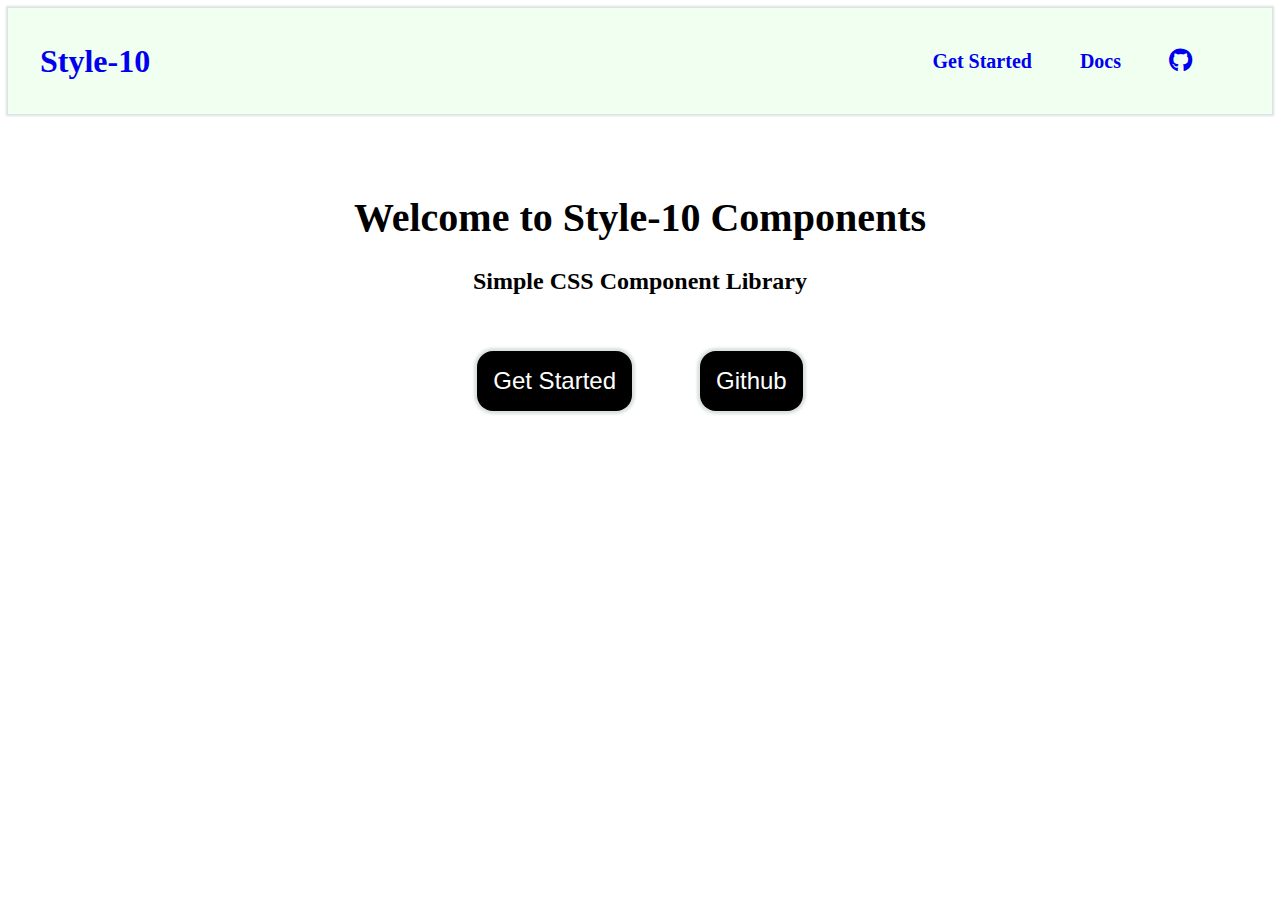
<file: index.html>
﻿<!DOCTYPE html>

<html lang="en" xmlns="http://www.w3.org/1999/xhtml">

<head>
    <meta charset="utf-8" />
    <meta name="viewport" content="width=device-width, initial-scale=1.0" />
    <meta http-equiv="X-UA-Compatible" content="IE=edge" />
    <!-- <script src="https://kit.fontawesome.com/c2fdf537fc.js"
            crossorigin="anonymous"></script> -->

    <link rel="stylesheet" href="https://cdnjs.cloudflare.com/ajax/libs/font-awesome/6.0.0/css/all.min.css" />
    <title>Style-10</title>

    <!-- custom stylesheet -->
    <link rel="stylesheet" href="css/main.css" />
</head>

<body>
    <header class="header m-auto py-0p5 pl-2">
        <div class="container-flex-row flex-sb">
            <a href="./index.html">
                <h2>Style-10</h2>
            </a>
            <div class="container-flex-row mr-3">
                <a href="./get_started/getStart.html" class="text-bold text-xs">Get Started</a>
                <a href="./Components/alert.html" class="text-bold text-xs ml-2">Docs</a>
                <a href="https://github.com/NandhiniKrishnamoorthy/component_Library" target="_blank"
                    class="text-s ml-2"><i class="fa-brands fa-github"></i></a>
            </div>
        </div>
    </header>
    <section class="text-center">
        <h1 class="mt-3">Welcome to Style-10 Components</h1>
        <h3>Simple CSS Component Library</h3>
        <div class="text-center">
            <a href="./get_started/getStart.html"><button class="button_main text-center">Get Started</button></a>
            <a href="https://github.com/NandhiniKrishnamoorthy/component_Library" target="_blank">
                <button class="button_main text-center">Github</button></a>
        </div>
    </section>
</body>

</html>
</file>
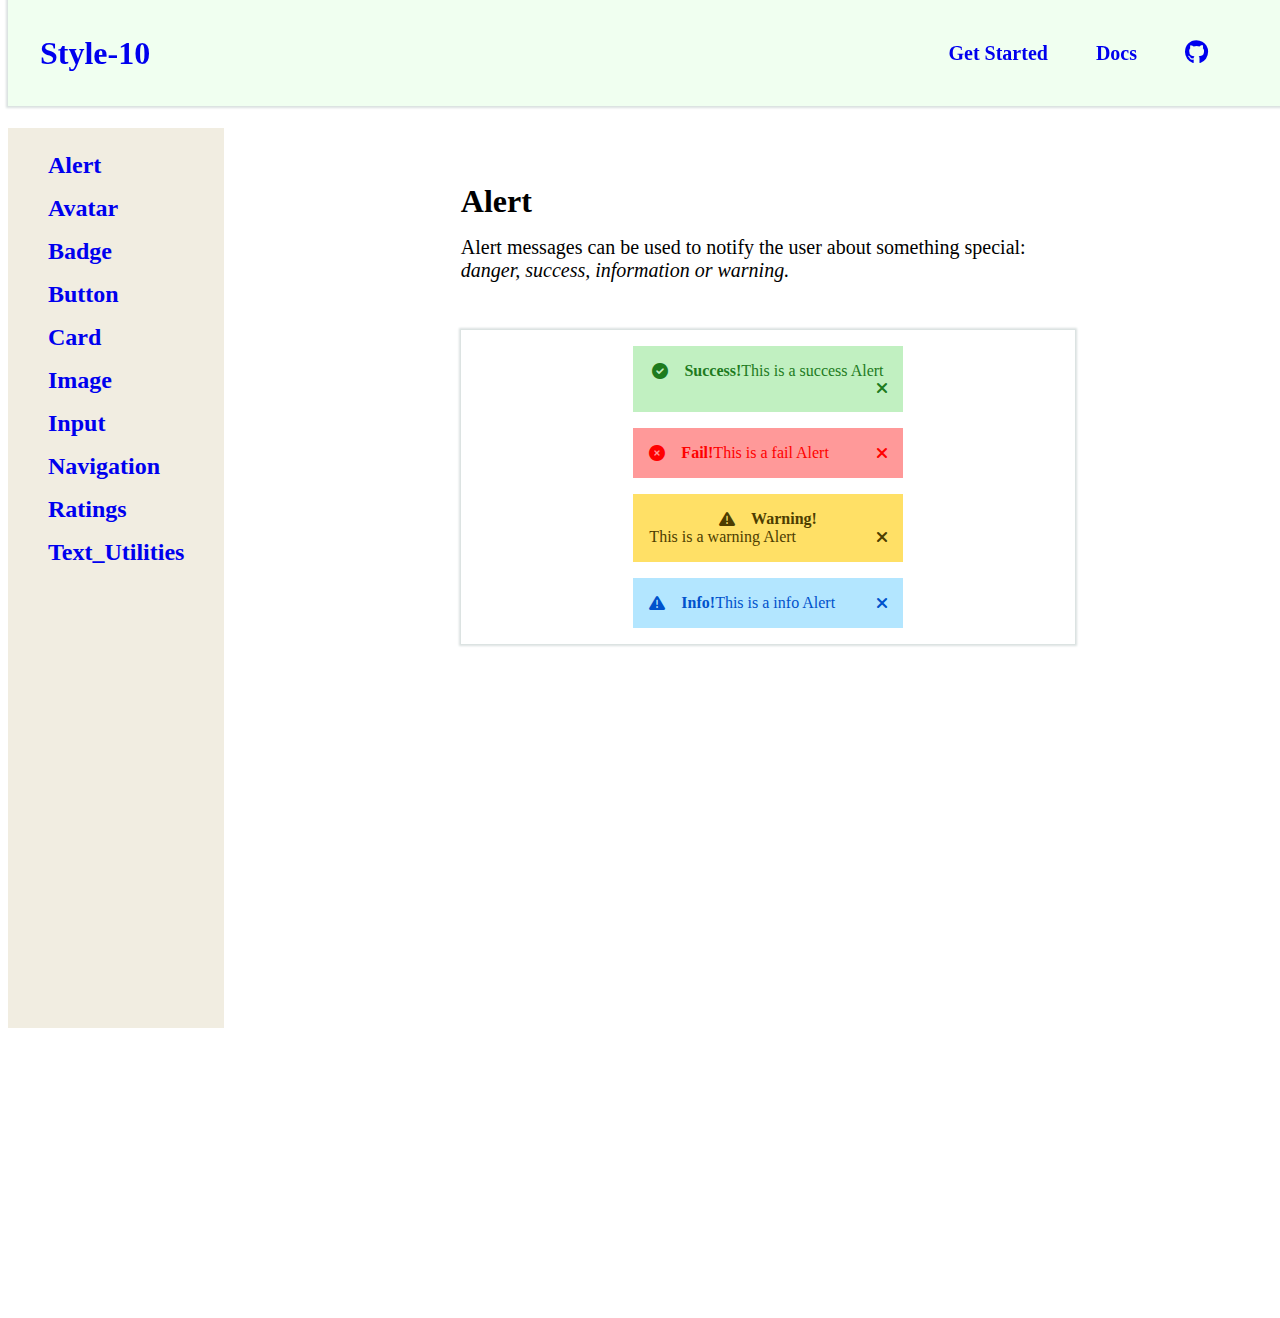
<file: Components/alert.html>
<!DOCTYPE html>

<html lang="en" xmlns="http://www.w3.org/1999/xhtml">

<head>
    <meta charset="utf-8" />
    <meta name="viewport" content="width=device-width, initial-scale=1.0" />
    <meta http-equiv="X-UA-Compatible" content="IE=edge" />

    <link rel="stylesheet" href="https://cdnjs.cloudflare.com/ajax/libs/font-awesome/6.0.0/css/all.min.css" />
    <title>Style-10-alert</title>

    <!-- custom stylesheet -->
    <link rel="stylesheet" href="../css/main.css" />
</head>

<body>
    <div>
        <header class="header m-auto py-0p5 pl-2 position_fixed">
            <div class="container-flex-row flex-sb">
                <a href="../index.html">
                    <h2>Style-10</h2>
                </a>
                <div class="container-flex-row mr-3">
                    <a href="../get_started/getStart.html" class="text-bold text-xs">Get Started</a>
                    <a href="../Components/alert.html" class="text-bold text-xs ml-2">Docs</a>
                    <a href="https://github.com/NandhiniKrishnamoorthy/component_Library" target="_blank"
                        class="text-s ml-2"><i class="fa-brands fa-github"></i></a>
                </div>
            </div>
        </header>
        <aside class="sidebar">
            <a href="../Components/alert.html" class="sidebar_component">Alert</a>
            <a href="../Components/avatar.html" class="sidebar_component">Avatar</a>
            <a href="../Components/badge.html" class="sidebar_component">Badge</a>
            <a href="../Components/button.html" class="sidebar_component">Button</a>
            <a href="../Components/card.html" class="sidebar_component">Card</a>
            <a href="../Components/image.html" class="sidebar_component">Image</a>
            <a href="../Components/input.html" class="sidebar_component">Input</a>
            <a href="../Components/navigation.html" class="sidebar_component">Navigation</a>
            <a href="../Components/ratings.html" class="sidebar_component">Ratings</a>
            <a href="../Components/text_utilities.html" class="sidebar_component">Text_Utilities</a>
        </aside>
        <section class="container">
            <h2 class="m-auto content-size mt-2">Alert</h2>
            <p class="m-auto mt-1 content-size text-xs">
                Alert messages can be used to notify the user about something special: <i>danger, success, information
                    or warning.</i>
            </p>
            <section class="m-auto mt-2 px-0p5 py-1 container-wrapper container-flex-col">
                <div class="px-1 py-1 alert-success container-flex-row">
                    <i class="mr-1 fas fa-check-circle"></i>
                    <strong>Success!</strong>This is a success Alert
                    <i class="ml-auto cursor-pointer fas fa-times"></i>
                </div>

                <div class="px-1 py-1 mt-1 alert-fail container-flex-row">
                    <i class="mr-1 fas fa-times-circle"></i>
                    <strong>Fail!</strong>This is a fail Alert
                    <i class="ml-auto cursor-pointer fas fa-times"></i>
                </div>

                <div class="px-1 py-1 mt-1 alert-warning container-flex-row">
                    <i class="mr-1 fas fa-exclamation-triangle"></i>
                    <strong>Warning!</strong>This is a warning Alert
                    <i class="ml-auto cursor-pointer fas fa-times"></i>
                </div>

                <div class="px-1 py-1 mt-1 alert-info container-flex-row">
                    <i class="mr-1 fas fa-exclamation-triangle"></i>
                    <strong>Info!</strong>This is a info Alert
                    <i class="ml-auto cursor-pointer fas fa-times"></i>
                </div>
            </section>

            <div class="docs text-center mt-2 container-flex-row">
                <iframe
                    src="https://carbon.now.sh/embed?bg=rgba%2817%2C22%2C25%2C1%29&t=seti&wt=none&l=auto&width=680&ds=true&dsyoff=20px&dsblur=68px&wc=true&wa=false&pv=0px&ph=0px&ln=false&fl=1&fm=Hack&fs=13px&lh=133%25&si=false&es=2x&wm=false&code=%2520%2520%2520%2520%253Cdiv%2520class%253D%2522px-1%2520py-1%2520alert-success%2520container-flex-row%2522%253E%250A%2520%2520%2520%2520%2520%2520%2520%2520%253Ci%2520class%253D%2522mr-1%2520fas%2520fa-check-circle%2522%253E%253C%252Fi%253E%250A%2520%2520%2520%2520%2520%2520%2520%2520%253Cstrong%253ESuccess%21%253C%252Fstrong%253EThis%2520is%2520a%2520success%2520Alert%250A%2520%2520%2520%2520%2520%2520%2520%2520%253Ci%2520class%253D%2522ml-auto%2520cursor-pointer%2520fas%2520fa-times%2522%253E%253C%252Fi%253E%250A%2520%2520%2520%2520%253C%252Fdiv%253E%250A%250A%2520%2520%2520%2520%253Cdiv%2520class%253D%2522px-1%2520py-1%2520mt-1%2520alert-fail%2520container-flex-row%2522%253E%250A%2520%2520%2520%2520%2520%2520%2520%2520%253Ci%2520class%253D%2522mr-1%2520fas%2520fa-times-circle%2522%253E%253C%252Fi%253E%250A%2520%2520%2520%2520%2520%2520%2520%2520%253Cstrong%253EFail%21%253C%252Fstrong%253EThis%2520is%2520a%2520fail%2520Alert%250A%2520%2520%2520%2520%2520%2520%2520%2520%253Ci%2520class%253D%2522ml-auto%2520cursor-pointer%2520fas%2520fa-times%2522%253E%253C%252Fi%253E%250A%2520%2520%2520%2520%253C%252Fdiv%253E%250A%250A%2520%2520%2520%2520%253Cdiv%2520class%253D%2522px-1%2520py-1%2520mt-1%2520alert-warning%2520container-flex-row%2522%253E%250A%2520%2520%2520%2520%2520%2520%2520%2520%253Ci%2520class%253D%2522mr-1%2520fas%2520fa-exclamation-triangle%2522%253E%253C%252Fi%253E%250A%2520%2520%2520%2520%2520%2520%2520%2520%253Cstrong%253EWarning%21%253C%252Fstrong%253EThis%2520is%2520a%2520warning%2520Alert%250A%2520%2520%2520%2520%2520%2520%2520%2520%253Ci%2520class%253D%2522ml-auto%2520cursor-pointer%2520fas%2520fa-times%2522%253E%253C%252Fi%253E%250A%2520%2520%2520%2520%253C%252Fdiv%253E%250A%250A%2520%2520%2520%2520%253Cdiv%2520class%253D%2522px-1%2520py-1%2520mt-1%2520alert-info%2520container-flex-row%2522%253E%250A%2520%2520%2520%2520%2520%2520%2520%2520%253Ci%2520class%253D%2522mr-1%2520fas%2520fa-exclamation-triangle%2522%253E%253C%252Fi%253E%250A%2520%2520%2520%2520%2520%2520%2520%2520%253Cstrong%253EInfo%21%253C%252Fstrong%253EThis%2520is%2520a%2520info%2520Alert%250A%2520%2520%2520%2520%2520%2520%2520%2520%253Ci%2520class%253D%2522ml-auto%2520cursor-pointer%2520fas%2520fa-times%2522%253E%253C%252Fi%253E%250A%2520%2520%2520%2520%253C%252Fdiv%253E"
                    style="width: 680px; height: 626px; border:0; transform: scale(1); overflow:hidden;"
                    sandbox="allow-scripts allow-same-origin">
                </iframe>
            </div>
        </section>
    </div>
</body>
</file>
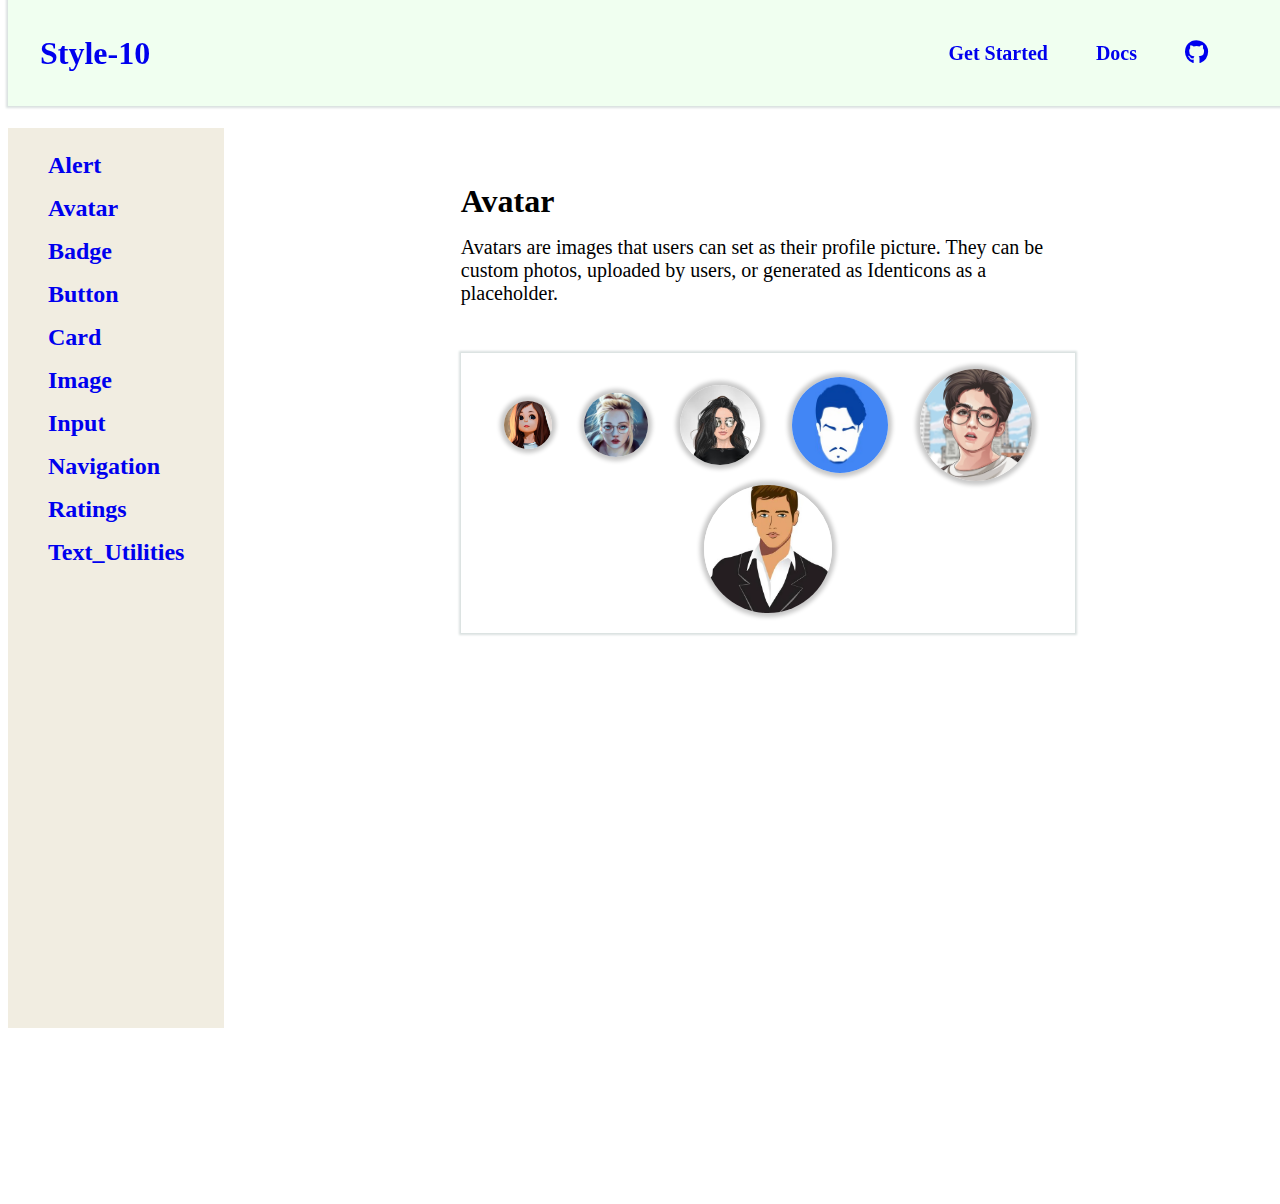
<file: Components/avatar.html>
<!DOCTYPE html>

<html lang="en" xmlns="http://www.w3.org/1999/xhtml">

<head>
    <meta charset="utf-8" />
    <meta name="viewport" content="width=device-width, initial-scale=1.0" />
    <meta http-equiv="X-UA-Compatible" content="IE=edge" />

    <link rel="stylesheet" href="https://cdnjs.cloudflare.com/ajax/libs/font-awesome/6.0.0/css/all.min.css" />
    <title>Style-10-avatar</title>

    <!-- custom stylesheet -->
    <link rel="stylesheet" href="../css/main.css" />
</head>

<body>
    <header class="header m-auto py-0p5 pl-2 position_fixed">
        <div class="container-flex-row flex-sb">
            <a href="../index.html">
                <h2>Style-10</h2>
            </a>
            <div class="container-flex-row mr-3">
                <a href="../get_started/getStart.html" class="text-bold text-xs">Get Started</a>
                <a href="../Components/alert.html" class="text-bold text-xs ml-2">Docs</a>
                <a href="https://github.com/NandhiniKrishnamoorthy/component_Library" target="_blank"
                    class="text-s ml-2"><i class="fa-brands fa-github"></i></a>
            </div>
        </div>
    </header>
    <aside class="sidebar">
        <a href="../Components/alert.html" class="sidebar_component">Alert</a>
        <a href="../Components/avatar.html" class="sidebar_component">Avatar</a>
        <a href="../Components/badge.html" class="sidebar_component">Badge</a>
        <a href="../Components/button.html" class="sidebar_component">Button</a>
        <a href="../Components/card.html" class="sidebar_component">Card</a>
        <a href="../Components/image.html" class="sidebar_component">Image</a>
        <a href="../Components/input.html" class="sidebar_component">Input</a>
        <a href="../Components/navigation.html" class="sidebar_component">Navigation</a>
        <a href="../Components/ratings.html" class="sidebar_component">Ratings</a>
        <a href="../Components/text_utilities.html" class="sidebar_component">Text_Utilities</a>
    </aside>
    <section class="container">
        <h2 class="m-auto content-size mt-2">Avatar</h2>
        <p class="m-auto mt-1 content-size text-xs">
            Avatars are images that users can set as their profile picture.
            They can be custom photos, uploaded by users, or generated as Identicons as a placeholder.
        </p>
        <section class="m-auto mt-2 px-0p5 py-1 container-wrapper">
            <div class="container-flex-row">
                <div class="px-1">
                    <img src="../images/avatar1.jpg" alt="avatar" class="avatar-xs  avatar-image">
                </div>
                <div class="px-1">
                    <img src="../images/avatar2.jpg" alt="avatar" class="avatar-s  avatar-image">
                </div>
                <div class="px-1">
                    <img src="../images/avatar3.jpg" alt="avatar" class="avatar-m avatar-image">
                </div>
                <div class="px-1">
                    <img src="../images/avatar4.jpeg" alt="avatar" class="avatar-l avatar-image">
                </div>
                <div class="px-1">
                    <img src="../images/avatar5.jpg" alt="avatar" class="avatar-xl avatar-image">
                </div>
                <div class="px-1">
                    <img src="../images/avatar6.jpg" alt="avatar" class="avatar-xxl avatar-image">
                </div>
            </div>
        </section>

        <div class="docs text-center mt-2 container-flex-row">
            <iframe
                src="https://carbon.now.sh/embed?bg=rgba%2817%2C22%2C25%2C1%29&t=seti&wt=none&l=auto&width=680&ds=true&dsyoff=20px&dsblur=68px&wc=true&wa=false&pv=0px&ph=0px&ln=false&fl=1&fm=Hack&fs=13px&lh=133%25&si=false&es=2x&wm=false&code=%2520%2520%2520%2520%2520%2520%253Cdiv%2520class%253D%2522container-flex-row%2522%253E%250A%2520%2520%2520%2520%2520%2520%2520%2520%2520%2520%253Cdiv%2520class%253D%2522px-1%2522%253E%250A%2520%2520%2520%2520%2520%2520%2520%2520%2520%2520%2520%2520%2520%2520%253Cimg%2520src%253D%2522..%252Fimages%252Favatar1.jpg%2522%2520alt%253D%2522avatar%2522%2520class%253D%2522avatar-xs%2520%2520%2509%2509%2509%2509%2509%2509avatar-image%2522%253E%250A%2520%2520%2520%2520%2520%2520%2520%2520%2520%2520%253C%252Fdiv%253E%250A%2520%2520%2520%2520%2520%2520%2520%2520%2520%2520%253Cdiv%2520class%253D%2522px-1%2522%253E%250A%2520%2520%2520%2520%2520%2520%2520%2520%2520%2520%2520%2520%2520%2520%253Cimg%2520src%253D%2522..%252Fimages%252Favatar2.jpg%2522%2520alt%253D%2522avatar%2522%2520class%253D%2522avatar-s%2520%2520%2509%2509%2509%2509%2509%2509%2509avatar-image%2522%253E%250A%2520%2520%2520%2520%2520%2520%2520%2520%2520%2520%253C%252Fdiv%253E%250A%2520%2520%2520%2520%2520%2520%2520%2520%2520%2520%253Cdiv%2520class%253D%2522px-1%2522%253E%250A%2520%2520%2520%2520%2520%2520%2520%2520%2520%2520%2520%2520%2520%2520%253Cimg%2520src%253D%2522..%252Fimages%252Favatar3.jpg%2522%2520alt%253D%2522avatar%2522%2520class%253D%2522avatar-m%2520%2509%2509%2509%2509%2509%2509%2509avatar-image%2522%253E%250A%2520%2520%2520%2520%2520%2520%2520%2520%2520%2520%253C%252Fdiv%253E%250A%2520%2520%2520%2520%2520%2520%2520%2520%2520%2520%253Cdiv%2520class%253D%2522px-1%2522%253E%250A%2520%2520%2520%2520%2520%2520%2520%2520%2520%2520%2520%2520%2520%2520%253Cimg%2520src%253D%2522..%252Fimages%252Favatar4.jpeg%2522%2520alt%253D%2522avatar%2522%2520class%253D%2522avatar-l%2520%2509%2509%2509%2509%2509%2509%2509avatar-image%2522%253E%250A%2520%2520%2520%2520%2520%2520%2520%2520%2520%2520%253C%252Fdiv%253E%250A%2520%2520%2520%2520%2520%2520%2520%2520%2520%2520%253Cdiv%2520class%253D%2522px-1%2522%253E%250A%2520%2520%2520%2520%2520%2520%2520%2520%2520%2520%2520%2520%2520%2520%253Cimg%2520src%253D%2522..%252Fimages%252Favatar5.jpg%2522%2520alt%253D%2522avatar%2522%2520class%253D%2522avatar-xl%2520%2509%2509%2509%2509%2509%2509%2509avatar-image%2522%253E%250A%2520%2520%2520%2520%2520%2520%2520%2520%2520%2520%253C%252Fdiv%253E%250A%2520%2520%2520%2520%2520%2520%2520%2520%2520%2520%253Cdiv%2520class%253D%2522px-1%2522%253E%250A%2520%2520%2520%2520%2520%2520%2520%2520%2520%2520%2520%2520%2520%2520%253Cimg%2520src%253D%2522..%252Fimages%252Favatar6.jpg%2522%2520alt%253D%2522avatar%2522%2520class%253D%2522avatar-%2509%2509%2509%2509%2509%2509xxl%2520avatar-image%2522%253E%250A%2520%2520%2520%2520%2520%2520%2520%2520%2520%2520%253C%252Fdiv%253E%250A%2520%2520%2520%2520%2520%2520%253C%252Fdiv%253E"
                style="width: 680px; height: 523px; border:0; transform: scale(1); overflow:hidden;"
                sandbox="allow-scripts allow-same-origin">
            </iframe>
        </div>
    </section>
</body>
</file>
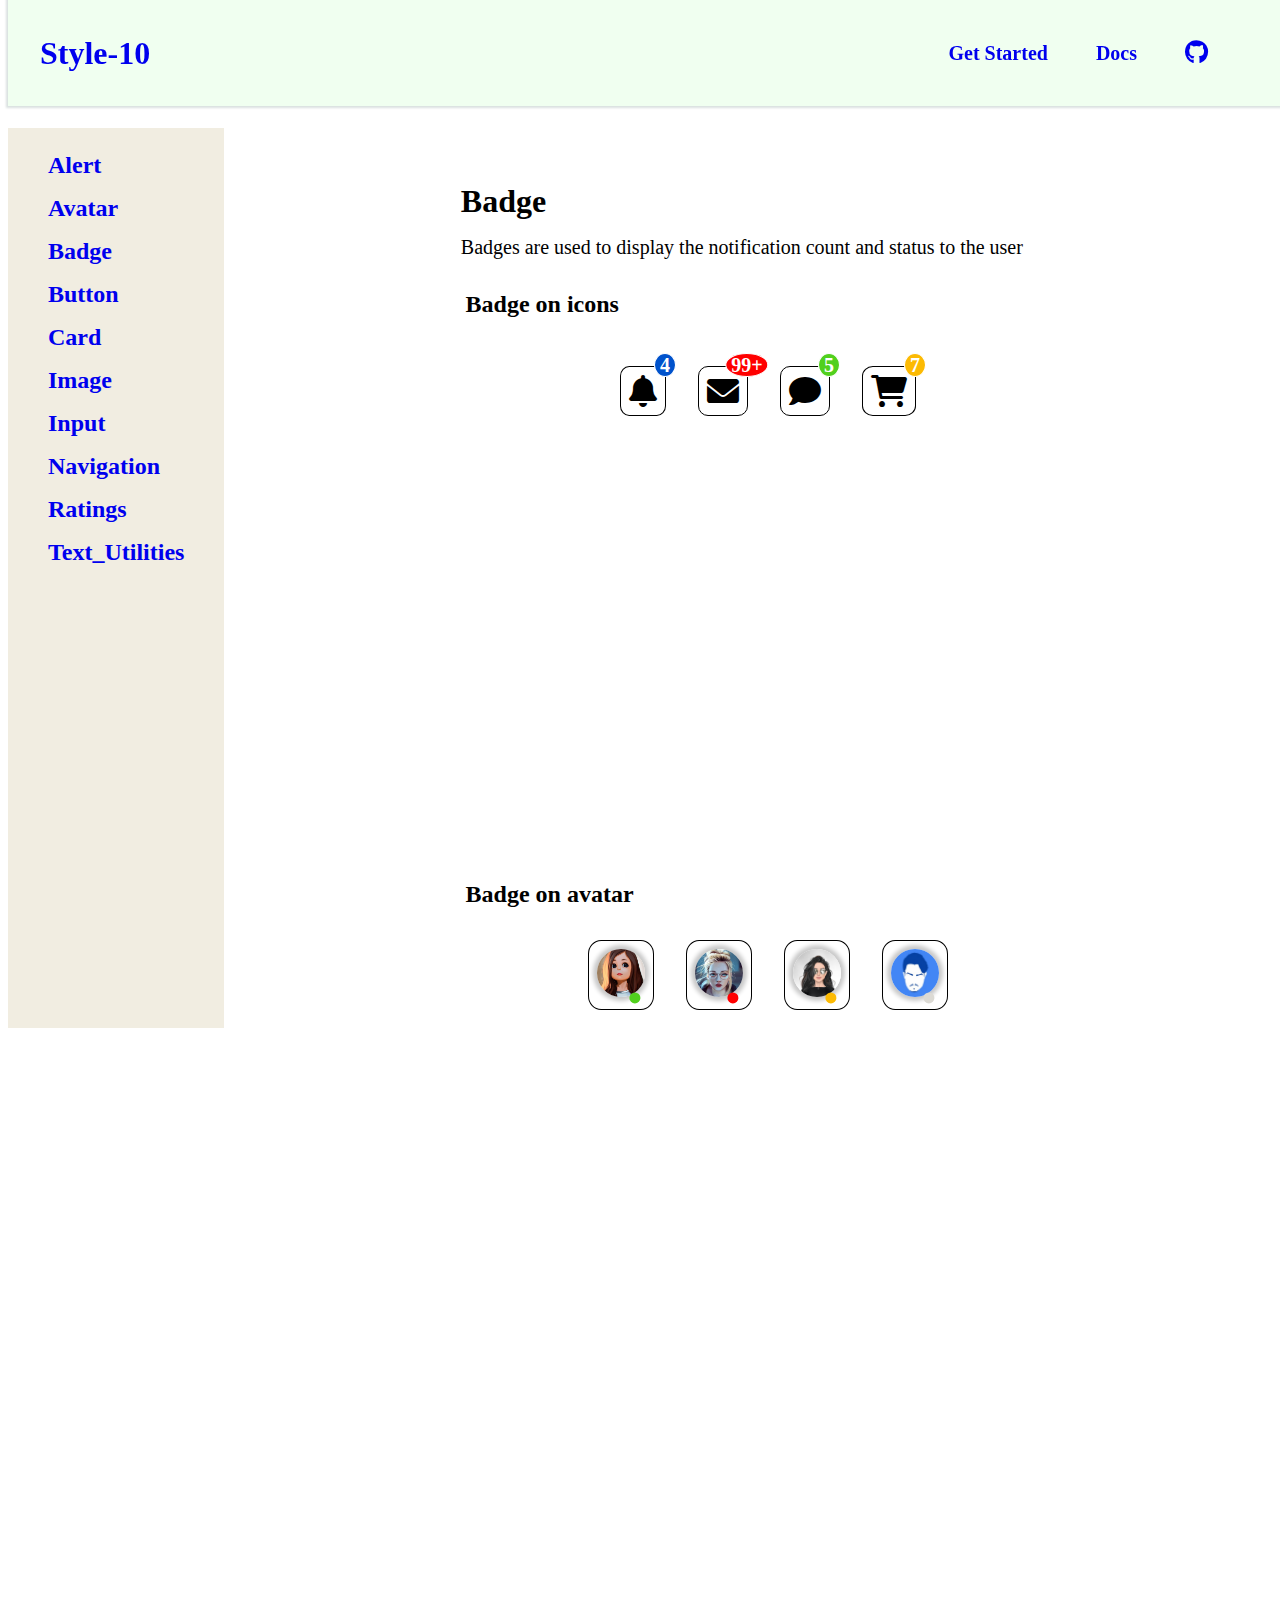
<file: Components/badge.html>
<!DOCTYPE html>

<html lang="en" xmlns="http://www.w3.org/1999/xhtml">

<head>
    <meta charset="utf-8" />
    <meta name="viewport" content="width=device-width, initial-scale=1.0" />
    <meta http-equiv="X-UA-Compatible" content="IE=edge" />

    <link rel="stylesheet" href="https://cdnjs.cloudflare.com/ajax/libs/font-awesome/6.0.0/css/all.min.css" />
    <title>Style-10-badge</title>

    <!-- custom stylesheet -->
    <link rel="stylesheet" href="../css/main.css" />
</head>

<body>
    <header class="header m-auto py-0p5 pl-2 position_fixed">
        <div class="container-flex-row flex-sb">
            <a href="../index.html">
                <h2>Style-10</h2>
            </a>
            <div class="container-flex-row mr-3">
                <a href="../get_started/getStart.html" class="text-bold text-xs">Get Started</a>
                <a href="../Components/alert.html" class="text-bold text-xs ml-2">Docs</a>
                <a href="https://github.com/NandhiniKrishnamoorthy/component_Library" target="_blank"
                    class="text-s ml-2"><i class="fa-brands fa-github"></i></a>
            </div>
        </div>
    </header>
    <aside class="sidebar">
        <a href="../Components/alert.html" class="sidebar_component">Alert</a>
        <a href="../Components/avatar.html" class="sidebar_component">Avatar</a>
        <a href="../Components/badge.html" class="sidebar_component">Badge</a>
        <a href="../Components/button.html" class="sidebar_component">Button</a>
        <a href="../Components/card.html" class="sidebar_component">Card</a>
        <a href="../Components/image.html" class="sidebar_component">Image</a>
        <a href="../Components/input.html" class="sidebar_component">Input</a>
        <a href="../Components/navigation.html" class="sidebar_component">Navigation</a>
        <a href="../Components/ratings.html" class="sidebar_component">Ratings</a>
        <a href="../Components/text_utilities.html" class="sidebar_component">Text_Utilities</a>
    </aside>
    <section class="container">
        <h2 class="m-auto content-size mt-2">Badge</h2>
        <p class="m-auto mt-1 content-size text-xs">
            Badges are used to display the notification count and status to the user
        </p>
        <section class="m-auto mt-1 px-0p5 py-1">
            <h3 class="m-auto mb-2 content-size">Badge on icons</h3>
            <div class="container-flex-row">
                <div class="px-1p5 badge-element">
                    <i class="fas fa-bell fa-2x" aria-hidden="true"></i>
                    <span class="badge-icon">4</span>
                </div>
                <div class="px-1p5 badge-element">
                    <i class="fa-solid fa fa-envelope fa-2x"></i>
                    <span class="badge-icon badge-red">99+</span>
                </div>
                <div class="px-1p5 badge-element">
                    <i class="fa-solid fa fa-comment fa-2x"></i>
                    <span class="badge-icon badge-green">5</span>
                </div>
                <div class="px-1p5 badge-element">
                    <i class="fas fa-shopping-cart fa-2x"></i>
                    <span class="badge-icon badge-yellow">7</span>
                </div>
            </div>

            <div class="docs text-center mt-2 container-flex-row">
                <iframe
                    src="https://carbon.now.sh/embed?bg=rgba%2817%2C22%2C25%2C1%29&t=seti&wt=none&l=auto&width=680&ds=true&dsyoff=20px&dsblur=68px&wc=true&wa=false&pv=0px&ph=0px&ln=false&fl=1&fm=Hack&fs=13px&lh=133%25&si=false&es=2x&wm=false&code=%2520%2520%2520%2509%2509%253Cdiv%2520class%253D%2522container-flex-row%2522%253E%250A%2520%2520%2520%2520%2520%2520%2520%2520%2520%2520%2520%2520%2520%2520%2520%2520%253Cdiv%2520class%253D%2522px-1p5%2520badge-element%2522%253E%250A%2520%2520%2520%2520%2520%2520%2520%2520%2520%2520%2520%2520%2520%2520%2520%2520%2520%2520%2520%2520%253Ci%2520class%253D%2522fas%2520fa-bell%2520fa-2x%2522%2520aria-hidden%253D%2522true%2522%253E%253C%252Fi%253E%250A%2520%2520%2520%2520%2520%2520%2520%2520%2520%2520%2520%2520%2520%2520%2520%2520%2520%2520%2520%2520%253Cspan%2520class%253D%2522badge-icon%2522%253E4%253C%252Fspan%253E%250A%2520%2520%2520%2520%2520%2520%2520%2520%2520%2520%2520%2520%2520%2520%2520%2520%253C%252Fdiv%253E%250A%2520%2520%2520%2520%2520%2520%2520%2520%2520%2520%2520%2520%2520%2520%2520%2520%253Cdiv%2520class%253D%2522px-1p5%2520badge-element%2522%253E%250A%2520%2520%2520%2520%2520%2520%2520%2520%2520%2520%2520%2520%2520%2520%2520%2520%2520%2520%2520%2520%253Ci%2520class%253D%2522fa-solid%2520fa%2520fa-envelope%2520fa-2x%2522%253E%253C%252Fi%253E%250A%2520%2520%2520%2520%2520%2520%2520%2520%2520%2520%2520%2520%2520%2520%2520%2520%2520%2520%2520%2520%253Cspan%2520class%253D%2522badge-icon%2520badge-red%2522%253E99%252B%253C%252Fspan%253E%250A%2520%2520%2520%2520%2520%2520%2520%2520%2520%2520%2520%2520%2520%2520%2520%2520%253C%252Fdiv%253E%250A%2520%2520%2520%2520%2520%2520%2520%2520%2520%2520%2520%2520%2520%2520%2520%2520%253Cdiv%2520class%253D%2522px-1p5%2520badge-element%2522%253E%250A%2520%2520%2520%2520%2520%2520%2520%2520%2520%2520%2520%2520%2520%2520%2520%2520%2520%2520%2520%2520%253Ci%2520class%253D%2522fa-solid%2520fa%2520fa-comment%2520fa-2x%2522%253E%253C%252Fi%253E%250A%2520%2520%2520%2520%2520%2520%2520%2520%2520%2520%2520%2520%2520%2520%2520%2520%2520%2520%2520%2520%253Cspan%2520class%253D%2522badge-icon%2520badge-green%2522%253E5%253C%252Fspan%253E%250A%2520%2520%2520%2520%2520%2520%2520%2520%2520%2520%2520%2520%2520%2520%2520%2520%253C%252Fdiv%253E%250A%2520%2520%2520%2520%2520%2520%2520%2520%2520%2520%2520%2520%2520%2520%2520%2520%253Cdiv%2520class%253D%2522px-1p5%2520badge-element%2522%253E%250A%2520%2520%2520%2520%2520%2520%2520%2520%2520%2520%2520%2520%2520%2520%2520%2520%2520%2520%2520%2520%253Ci%2520class%253D%2522fas%2520fa-shopping-cart%2520fa-2x%2522%253E%253C%252Fi%253E%250A%2520%2520%2520%2520%2520%2520%2520%2520%2520%2520%2520%2520%2520%2520%2520%2520%2520%2520%2520%2520%253Cspan%2520class%253D%2522badge-icon%2520badge-yellow%2522%253E7%253C%252Fspan%253E%250A%2520%2520%2520%2520%2520%2520%2520%2520%2520%2520%2520%2520%2520%2520%2520%2520%253C%252Fdiv%253E%250A%2520%2520%2520%2520%2520%2520%2520%2520%2520%253C%252Fdiv%253E"
                    style="width: 680px; height: 385px; border:0; transform: scale(1); overflow:hidden;"
                    sandbox="allow-scripts allow-same-origin">
                </iframe>
            </div>


            <h3 class="m-auto my-2 content-size">Badge on avatar</h3>
            <div class="container-flex-row">
                <div class="px-1p5  badge-element">
                    <img src="../images/avatar1.jpg" alt="avatar" class="avatar-xs  avatar-image">
                    <span class="badge-avatar badge-green-avatar"></span>
                    <p class="badge_description">Available</p>
                </div>
                <div class="px-1p5 badge-element">
                    <img src="../images/avatar2.jpg" alt="avatar" class="avatar-xs  avatar-image">
                    <span class="badge-avatar badge-red-avatar"></span>
                    <p class="badge_description">Do Not Disturb</p>
                </div>
                <div class="px-1p5 badge-element">
                    <img src="../images/avatar3.jpg" alt="avatar" class="avatar-xs  avatar-image">
                    <span class="badge-avatar badge-yellow-avatar"></span>
                    <p class="badge_description">Away</p>
                </div>
                <div class="px-1p5 badge-element">
                    <img src="../images/avatar4.jpeg" alt="avatar" class="avatar-xs  avatar-image">
                    <span class="badge-avatar badge-grey-avatar"></span>
                    <p class="badge_description">offline</p>
                </div>
            </div>
        </section>

        <div class="docs text-center mt-2 container-flex-row">
            <iframe
                src="https://carbon.now.sh/embed?bg=rgba%2817%2C22%2C25%2C1%29&t=seti&wt=none&l=auto&width=680&ds=true&dsyoff=20px&dsblur=68px&wc=true&wa=false&pv=0px&ph=0px&ln=false&fl=1&fm=Hack&fs=13px&lh=133%25&si=false&es=2x&wm=false&code=%2520%2520%2520%2520%253Cdiv%2520class%253D%2522container-flex-row%2522%253E%250A%2520%2520%2520%2520%2520%2520%2520%2520%253Cdiv%2520class%253D%2522px-1p5%2520%2520badge-element%2522%253E%250A%2520%2520%2520%2520%2520%2520%2520%2520%2520%2520%2520%2520%253Cimg%2520src%253D%2522..%252Fimages%252Favatar1.jpg%2522%2520alt%253D%2522avatar%2522%2520class%253D%2522avatar-xs%2520%2520%2509%2509%2509%2509%2509%2509avatar-image%2522%253E%250A%2520%2520%2520%2520%2520%2520%2520%2520%2520%2520%2520%2520%253Cspan%2520class%253D%2522badge-avatar%2520badge-green-avatar%2522%253E%253C%252Fspan%253E%250A%2520%2520%2520%2520%2520%2520%2520%2520%2520%2520%2520%2520%253Cp%2520class%253D%2522badge_description%2522%253EAvailable%253C%252Fp%253E%250A%2520%2520%2520%2520%2520%2520%2520%2520%253C%252Fdiv%253E%250A%2520%2520%2520%2520%2520%2520%2520%2520%253Cdiv%2520class%253D%2522px-1p5%2520badge-element%2522%253E%250A%2520%2520%2520%2520%2520%2520%2520%2520%2520%2520%2520%2520%253Cimg%2520src%253D%2522..%252Fimages%252Favatar2.jpg%2522%2520alt%253D%2522avatar%2522%2520class%253D%2522avatar-xs%2520%2520%2509%2509%2509%2509%2509%2509%2509avatar-image%2522%253E%250A%2520%2520%2520%2520%2520%2520%2520%2520%2520%2520%2520%2520%253Cspan%2520class%253D%2522badge-avatar%2520badge-red-avatar%2522%253E%253C%252Fspan%253E%250A%2520%2520%2520%2520%2520%2520%2520%2520%2520%2520%2520%2520%253Cp%2520class%253D%2522badge_description%2522%253EDo%2520Not%2520Disturb%253C%252Fp%253E%250A%2520%2520%2520%2520%2520%2520%2520%2520%253C%252Fdiv%253E%250A%2520%2520%2520%2520%2520%2520%2520%2520%253Cdiv%2520class%253D%2522px-1p5%2520badge-element%2522%253E%250A%2520%2520%2520%2520%2520%2520%2520%2520%2520%2520%2520%2520%253Cimg%2520src%253D%2522..%252Fimages%252Favatar3.jpg%2522%2520alt%253D%2522avatar%2522%2520class%253D%2522avatar-xs%2520%2520%2509%2509%2509%2509%2509%2509%2509avatar-image%2522%253E%250A%2520%2520%2520%2520%2520%2520%2520%2520%2520%2520%2520%2520%253Cspan%2520class%253D%2522badge-avatar%2520badge-yellow-avatar%2522%253E%253C%252Fspan%253E%250A%2520%2520%2520%2520%2520%2520%2520%2520%2520%2520%2520%2520%253Cp%2520class%253D%2522badge_description%2522%253EAway%253C%252Fp%253E%250A%2520%2520%2520%2520%2520%2520%2520%2520%253C%252Fdiv%253E%250A%2520%2520%2520%2520%2520%2520%2520%2520%253Cdiv%2520class%253D%2522px-1p5%2520badge-element%2522%253E%250A%2520%2520%2520%2520%2520%2520%2520%2520%2520%2520%2520%2520%253Cimg%2520src%253D%2522..%252Fimages%252Favatar4.jpeg%2522%2520alt%253D%2522avatar%2522%2520class%253D%2522avatar-%2509%2509%2509%2509%2509%2509%2509xs%2520%2520avatar-image%2522%253E%250A%2520%2520%2520%2520%2520%2520%2520%2520%2520%2520%2520%2520%253Cspan%2520class%253D%2522badge-avatar%2520badge-grey-avatar%2522%253E%253C%252Fspan%253E%250A%2520%2520%2520%2520%2520%2520%2520%2520%2520%2520%2520%2520%253Cp%2520class%253D%2522badge_description%2522%253Eoffline%253C%252Fp%253E%250A%2520%2520%2520%2520%2520%2520%2520%2520%253C%252Fdiv%253E%250A%2520%2520%2520%2520%253C%252Fdiv%253E"
                style="width: 680px; height: 523px; border:0; transform: scale(1); overflow:hidden;"
                sandbox="allow-scripts allow-same-origin">
            </iframe>
        </div>
    </section>
</body>
</file>
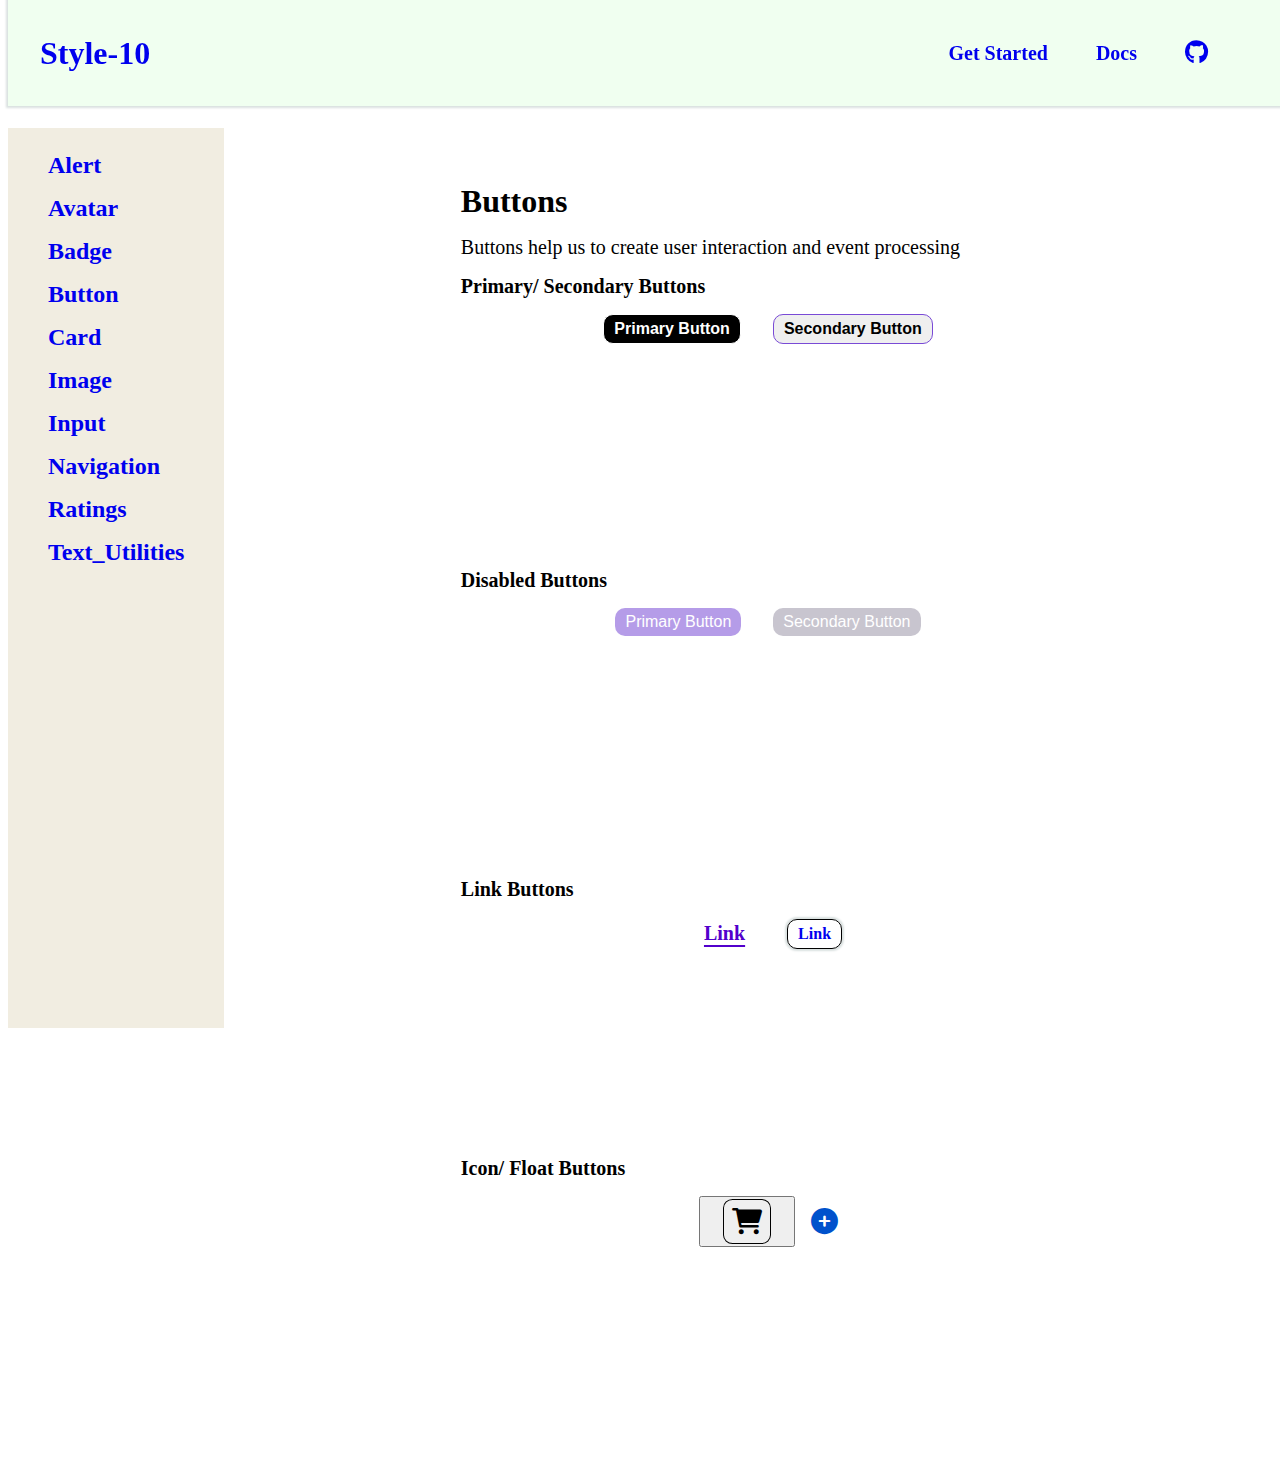
<file: Components/button.html>
<!DOCTYPE html>

<html lang="en" xmlns="http://www.w3.org/1999/xhtml">

<head>
    <meta charset="utf-8" />
    <meta name="viewport" content="width=device-width, initial-scale=1.0" />
    <meta http-equiv="X-UA-Compatible" content="IE=edge" />

    <link rel="stylesheet" href="https://cdnjs.cloudflare.com/ajax/libs/font-awesome/6.0.0/css/all.min.css" />
    <title>Style-10-button</title>

    <!-- custom stylesheet -->
    <link rel="stylesheet" href="../css/main.css" />
</head>

<body>
    <header class="header m-auto py-0p5 pl-2 position_fixed">
        <div class="container-flex-row flex-sb">
            <a href="../index.html">
                <h2>Style-10</h2>
            </a>
            <div class="container-flex-row mr-3">
                <a href="../get_started/getStart.html" class="text-bold text-xs">Get Started</a>
                <a href="../Components/alert.html" class="text-bold text-xs ml-2">Docs</a>
                <a href="https://github.com/NandhiniKrishnamoorthy/component_Library" target="_blank"
                    class="text-s ml-2"><i class="fa-brands fa-github"></i></a>
            </div>
        </div>
    </header>
    <aside class="sidebar">
        <a href="../Components/alert.html" class="sidebar_component">Alert</a>
        <a href="../Components/avatar.html" class="sidebar_component">Avatar</a>
        <a href="../Components/badge.html" class="sidebar_component">Badge</a>
        <a href="../Components/button.html" class="sidebar_component">Button</a>
        <a href="../Components/card.html" class="sidebar_component">Card</a>
        <a href="../Components/image.html" class="sidebar_component">Image</a>
        <a href="../Components/input.html" class="sidebar_component">Input</a>
        <a href="../Components/navigation.html" class="sidebar_component">Navigation</a>
        <a href="../Components/ratings.html" class="sidebar_component">Ratings</a>
        <a href="../Components/text_utilities.html" class="sidebar_component">Text_Utilities</a>
    </aside>
    <section class="container">
        <h2 class="m-auto content-size mt-2">Buttons</h2>
        <p class="m-auto mt-1 content-size text-xs">
            Buttons help us to create user interaction and event processing
        </p>
        <h4 class="m-auto my-1 content-size">Primary/ Secondary Buttons</h4>
        <div class="container-flex-row mb-1">
            <button class="primary-button button-main">Primary Button</button>
            <button class="secondary-button button-main">Secondary Button</button>
        </div>

        <div class="docs text-center mt-2 container-flex-row">
            <iframe
                src="https://carbon.now.sh/embed?bg=rgba%2817%2C22%2C25%2C1%29&t=seti&wt=none&l=auto&width=680&ds=true&dsyoff=20px&dsblur=68px&wc=true&wa=false&pv=0px&ph=0px&ln=false&fl=1&fm=Hack&fs=13px&lh=133%25&si=false&es=2x&wm=false&code=%2520%2520%2520%2509%2509%253Cdiv%2520class%253D%2522container-flex-row%2520mb-1%2522%253E%250A%2520%2520%2520%2520%2520%2520%2520%2520%2520%2520%2520%2520%2520%2520%2520%2520%253Cbutton%2520class%253D%2522primary-button%2520button-main%2522%253EPrimary%2520Button%253C%252Fbutton%253E%250A%2520%2520%2520%2520%2520%2520%2520%2520%2520%2520%2520%2520%2520%2520%2520%2520%253Cbutton%2520class%253D%2522secondary-button%2520button-main%2522%253ESecondary%2520%2509%2509%2509%2509%2509%2509%2509%2509%2509Button%253C%252Fbutton%253E%250A%2520%2520%2520%2520%2520%2520%2520%2520%253C%252Fdiv%253E"
                style="width: 680px; height: 161px; border:0; transform: scale(1); overflow:hidden;"
                sandbox="allow-scripts allow-same-origin">
            </iframe>
        </div>

        <h4 class="m-auto my-1 content-size">Disabled Buttons</h4>
        <div class="container-flex-row mb-1">
            <button class="primary-button-disabled button-main">Primary Button</button>
            <button class="secondary-button-disabled button-main">Secondary Button</button>
        </div>

        <div class="docs text-center mt-2 container-flex-row">
            <iframe
                src="https://carbon.now.sh/embed?bg=rgba%2817%2C22%2C25%2C1%29&t=seti&wt=none&l=auto&width=680&ds=true&dsyoff=20px&dsblur=68px&wc=true&wa=false&pv=0px&ph=0px&ln=false&fl=1&fm=Hack&fs=13px&lh=133%25&si=false&es=2x&wm=false&code=%2520%2520%2520%2509%2509%253Cdiv%2520class%253D%2522container-flex-row%2520mb-1%2522%253E%250A%2520%2520%2520%2520%2520%2520%2520%2520%2520%2520%2520%2520%2520%2520%2520%2520%253Cbutton%2520class%253D%2522primary-button-disabled%2520button-main%2522%253EPrimary%2520%2509%2509%2509%2509%2509%2509%2509Button%253C%252Fbutton%253E%250A%2520%2520%2520%2520%2520%2520%2520%2520%2520%2520%2520%2520%2520%2520%2520%2520%253Cbutton%2520class%253D%2522secondary-button-disabled%2520button-main%2522%253ESecondary%2520%2509%2509%2509%2509%2509%2509Button%253C%252Fbutton%253E%250A%2520%2520%2520%2520%2520%2520%2520%2520%253C%252Fdiv%253E"
                style="width: 680px; height: 178px; border:0; transform: scale(1); overflow:hidden;"
                sandbox="allow-scripts allow-same-origin">
            </iframe>
        </div>

        <h4 class="m-auto my-1 content-size">Link Buttons</h4>
        <div class="container-flex-row">
            <a href="#" class="button-link button-main">Link</a>
            <a href="#" class="secondary-link-button button-main">Link</a>
        </div>

        <div class="docs text-center mt-2 container-flex-row">
            <iframe
                src="https://carbon.now.sh/embed?bg=rgba%2817%2C22%2C25%2C1%29&t=seti&wt=none&l=auto&width=680&ds=true&dsyoff=20px&dsblur=68px&wc=true&wa=false&pv=0px&ph=0px&ln=false&fl=1&fm=Hack&fs=13px&lh=133%25&si=false&es=2x&wm=false&code=%2520%2520%2520%2509%2509%2509%253Cdiv%2520class%253D%2522container-flex-row%2522%253E%250A%2520%2520%2520%2520%2520%2520%2520%2520%2520%2520%2520%2520%2520%2520%2520%2520%253Ca%2520href%253D%2522%2523%2522%2520class%253D%2522button-link%2520button-main%2522%253ELink%253C%252Fa%253E%250A%2520%2520%2520%2520%2520%2520%2520%2520%2520%2520%2520%2520%2520%2520%2520%2520%253Ca%2520href%253D%2522%2523%2522%2520class%253D%2522secondary-link-button%2520button-main%2522%253ELink%253C%252Fa%253E%250A%2520%2520%2520%2520%2520%2520%2520%2520%2520%2520%2520%2520%253C%252Fdiv%253E"
                style="width: 680px; height: 143px; border:0; transform: scale(1); overflow:hidden;"
                sandbox="allow-scripts allow-same-origin">
            </iframe>
        </div>

        <h4 class="m-auto my-1 content-size">Icon/ Float Buttons</h4>
        <div class="container-flex-row">
            <button><i class="fas fa-shopping-cart fa-2x badge-element cursor-pointer"></i></button>
            <button class="float-button"><i class="fas fa-plus-circle fa-2x"></i></button>
        </div>

        <div class="docs text-center mt-2 container-flex-row">
            <iframe
                src="https://carbon.now.sh/embed?bg=rgba%2817%2C22%2C25%2C1%29&t=seti&wt=none&l=auto&width=680&ds=true&dsyoff=20px&dsblur=68px&wc=true&wa=false&pv=0px&ph=0px&ln=false&fl=1&fm=Hack&fs=13px&lh=133%25&si=false&es=2x&wm=false&code=%2520%2520%2520%2509%2509%2509%253Cdiv%2520class%253D%2522container-flex-row%2522%253E%250A%2520%2520%2520%2520%2520%2520%2520%2520%2520%2520%2520%2520%2520%2520%2520%2520%253Cbutton%253E%253Ci%2520class%253D%2522fas%2520fa-shopping-cart%2520fa-m%2520badge-element%2520cursor-%2509%2509%2509%2509%2509%2509pointer%2522%253E%253C%252Fi%253E%253C%252Fbutton%253E%250A%2520%2520%2520%2520%2520%2520%2520%2520%2520%2520%2520%2520%2520%2520%2520%2520%253Cbutton%2520class%253D%2522float-button%2522%253E%253Ci%2520class%253D%2522fas%2520fa-plus-circle%2520fa-2x%2522%253E%2509%2509%2509%2509%2509%253C%252Fi%253E%253C%252Fbutton%253E%250A%2520%2520%2520%2520%2520%2520%2520%2520%2520%2520%2520%2520%253C%252Fdiv%253E"
                style="width: 680px; height: 178px; border:0; transform: scale(1); overflow:hidden;"
                sandbox="allow-scripts allow-same-origin">
            </iframe>
        </div>

    </section>
</body>
</file>
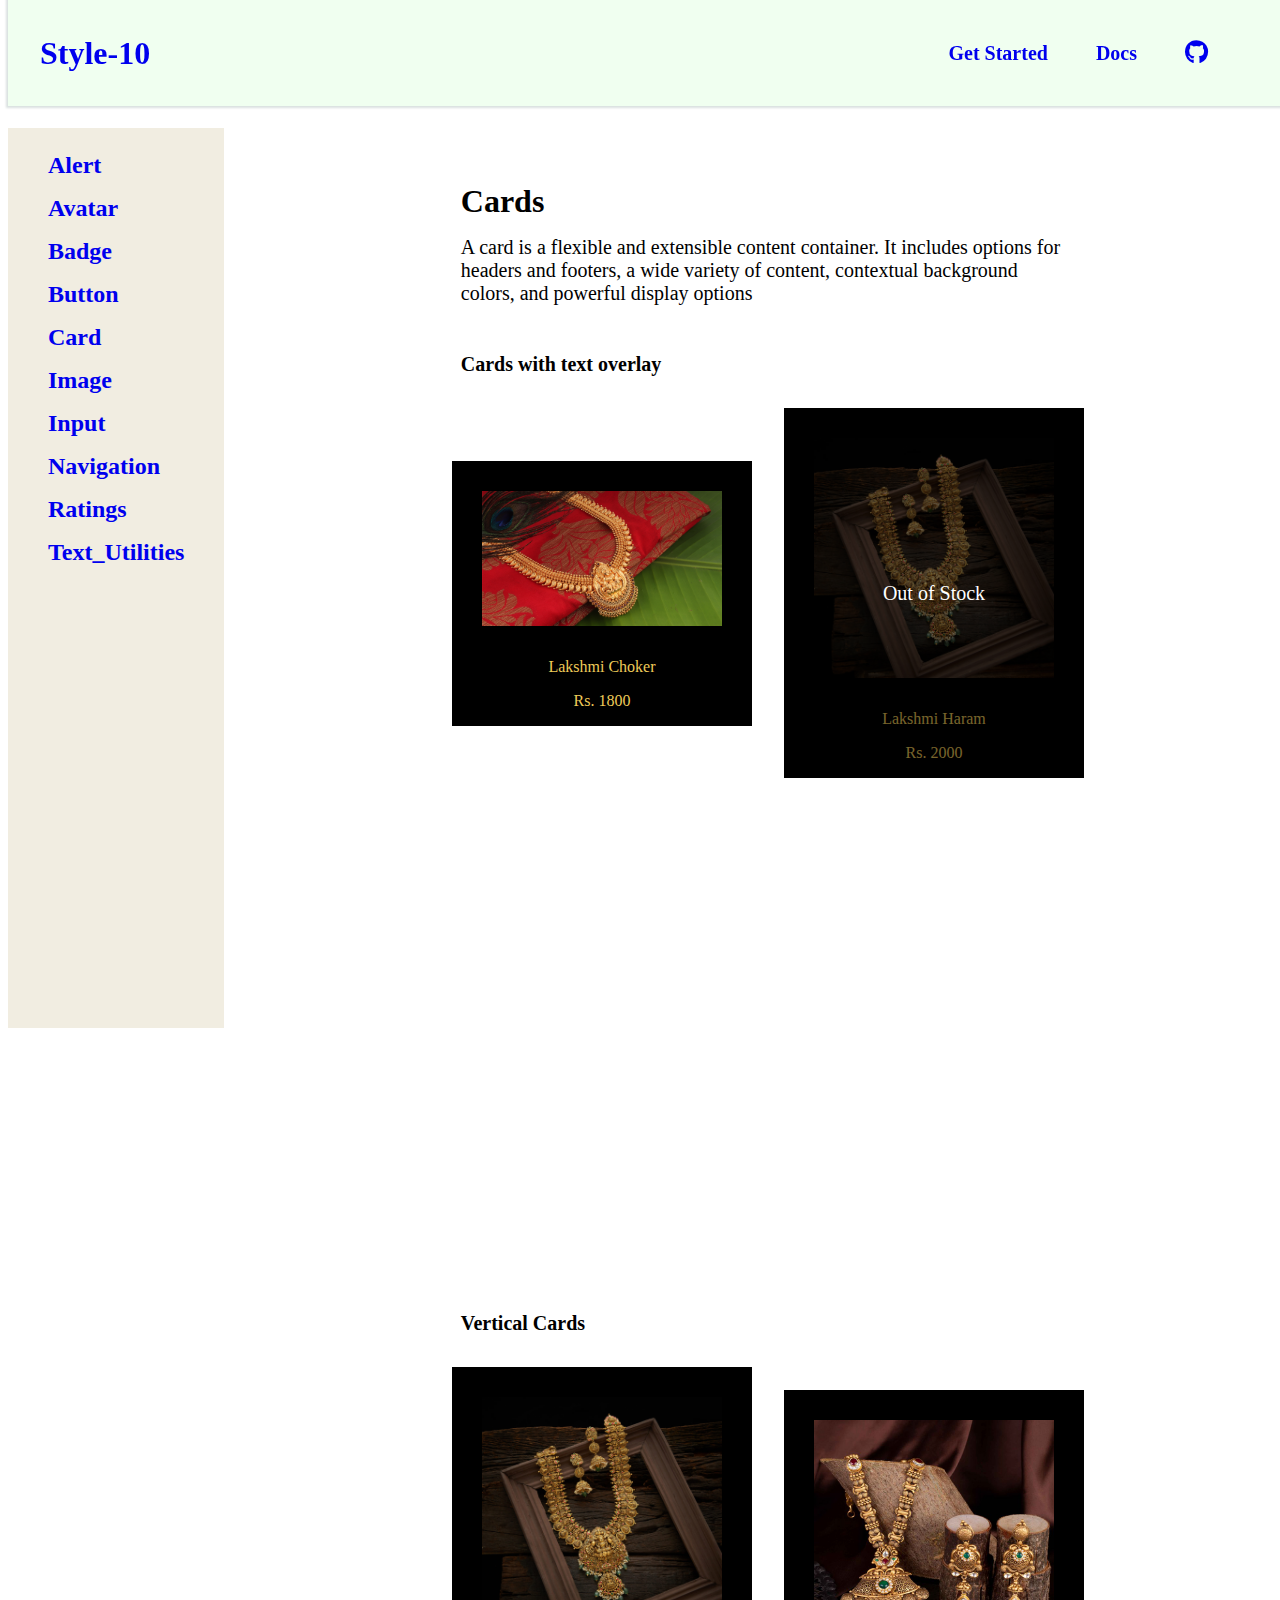
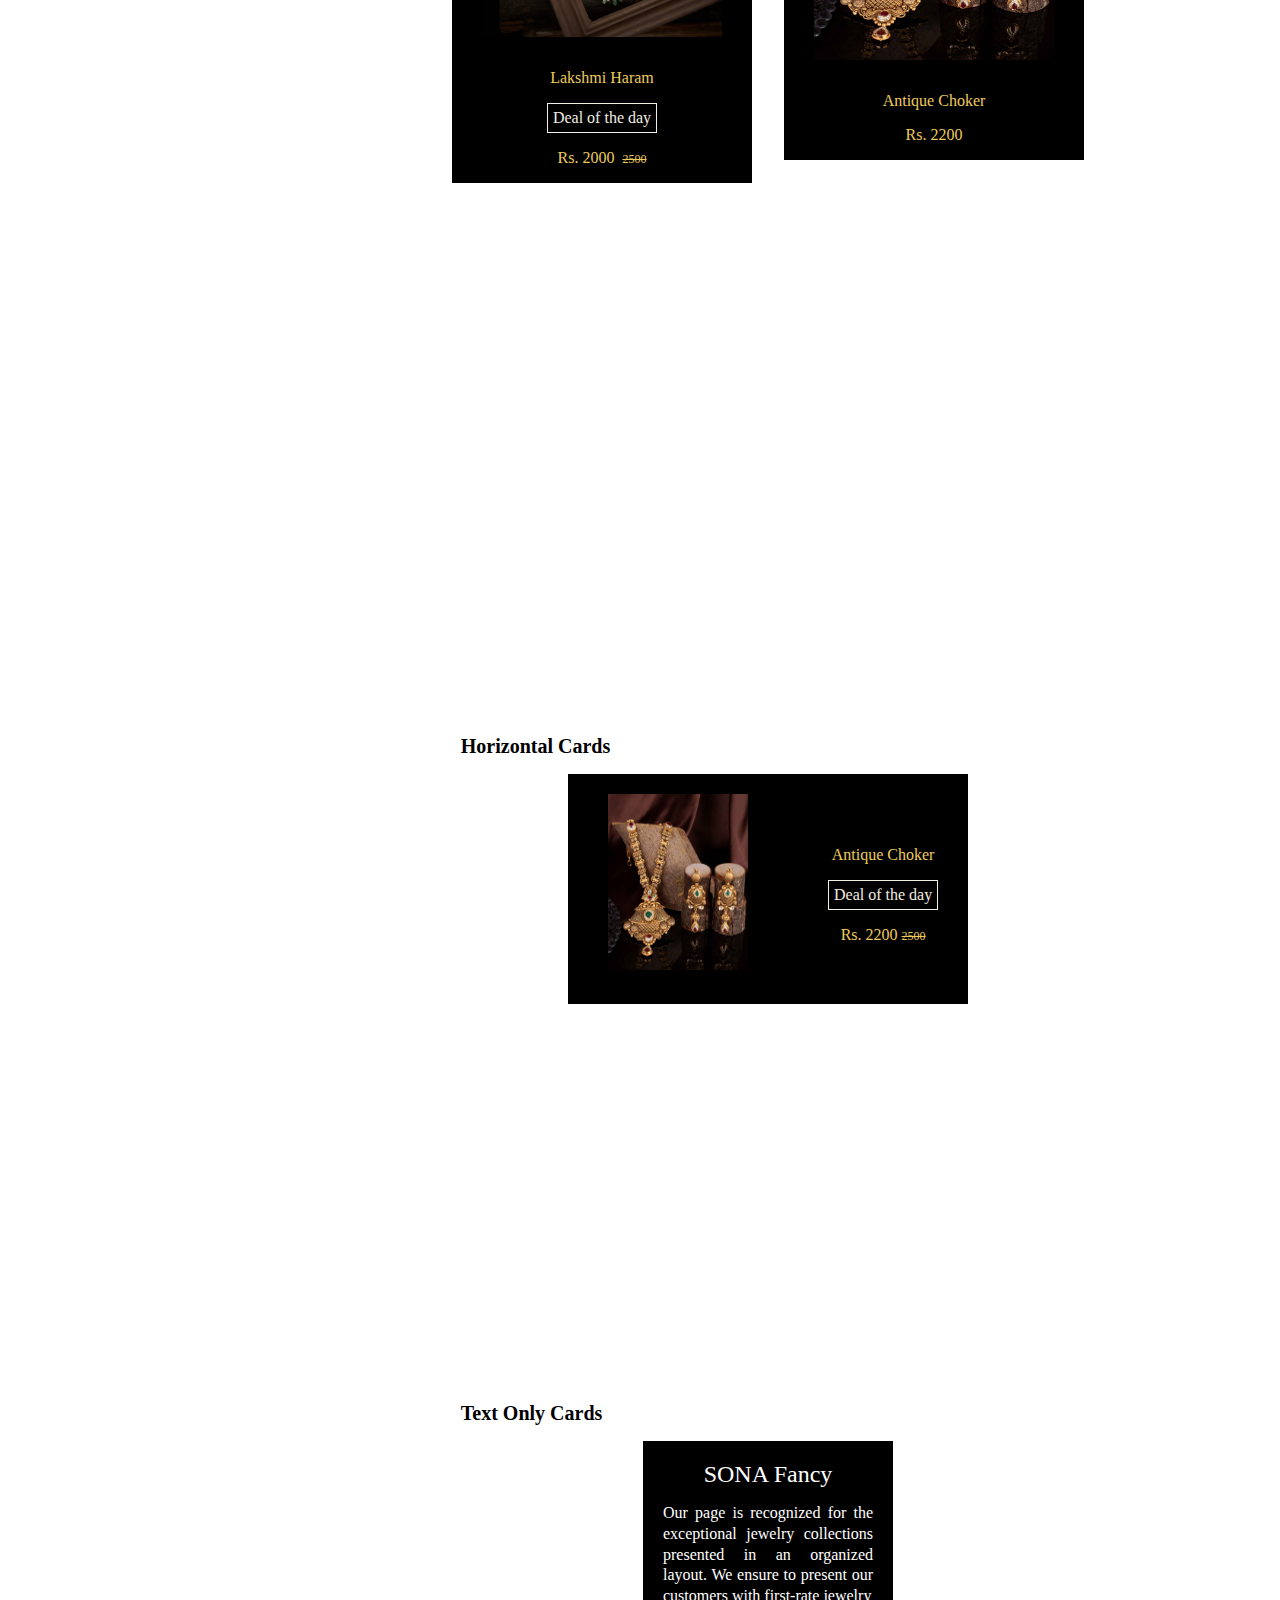
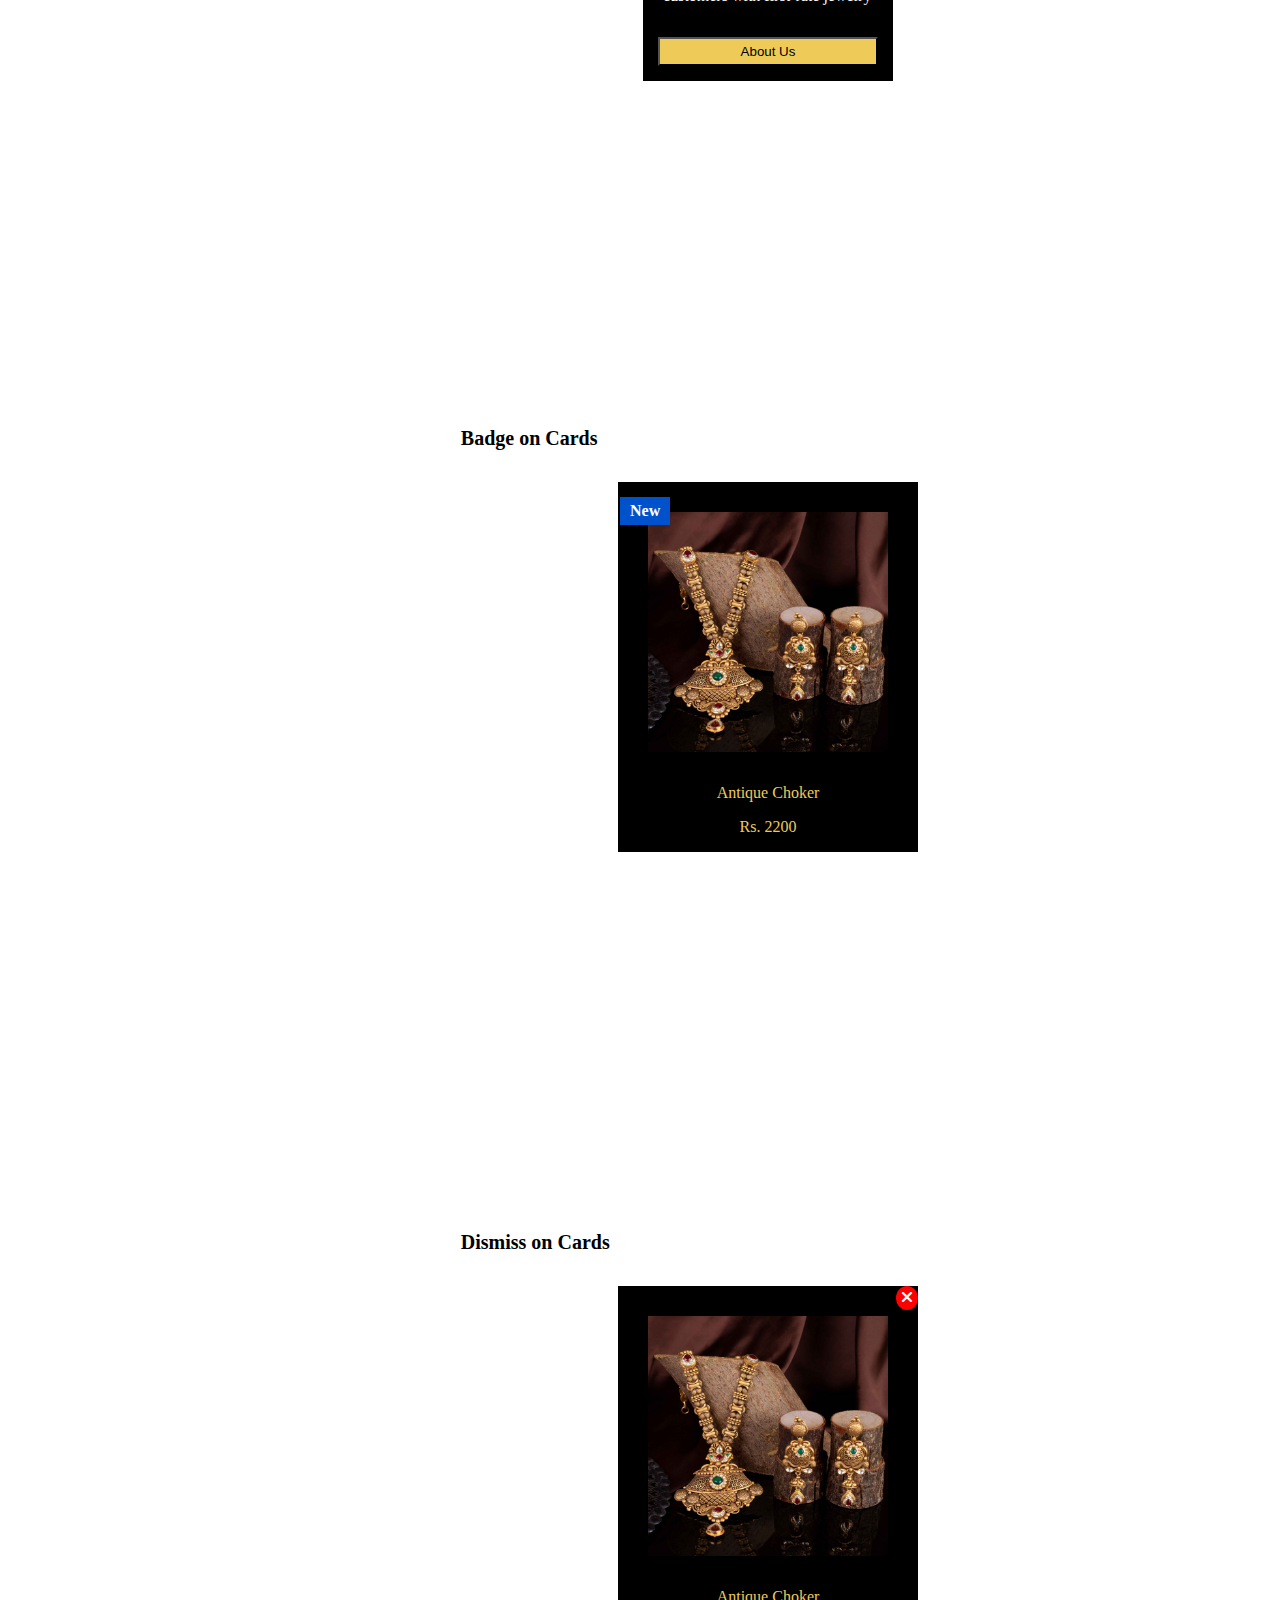
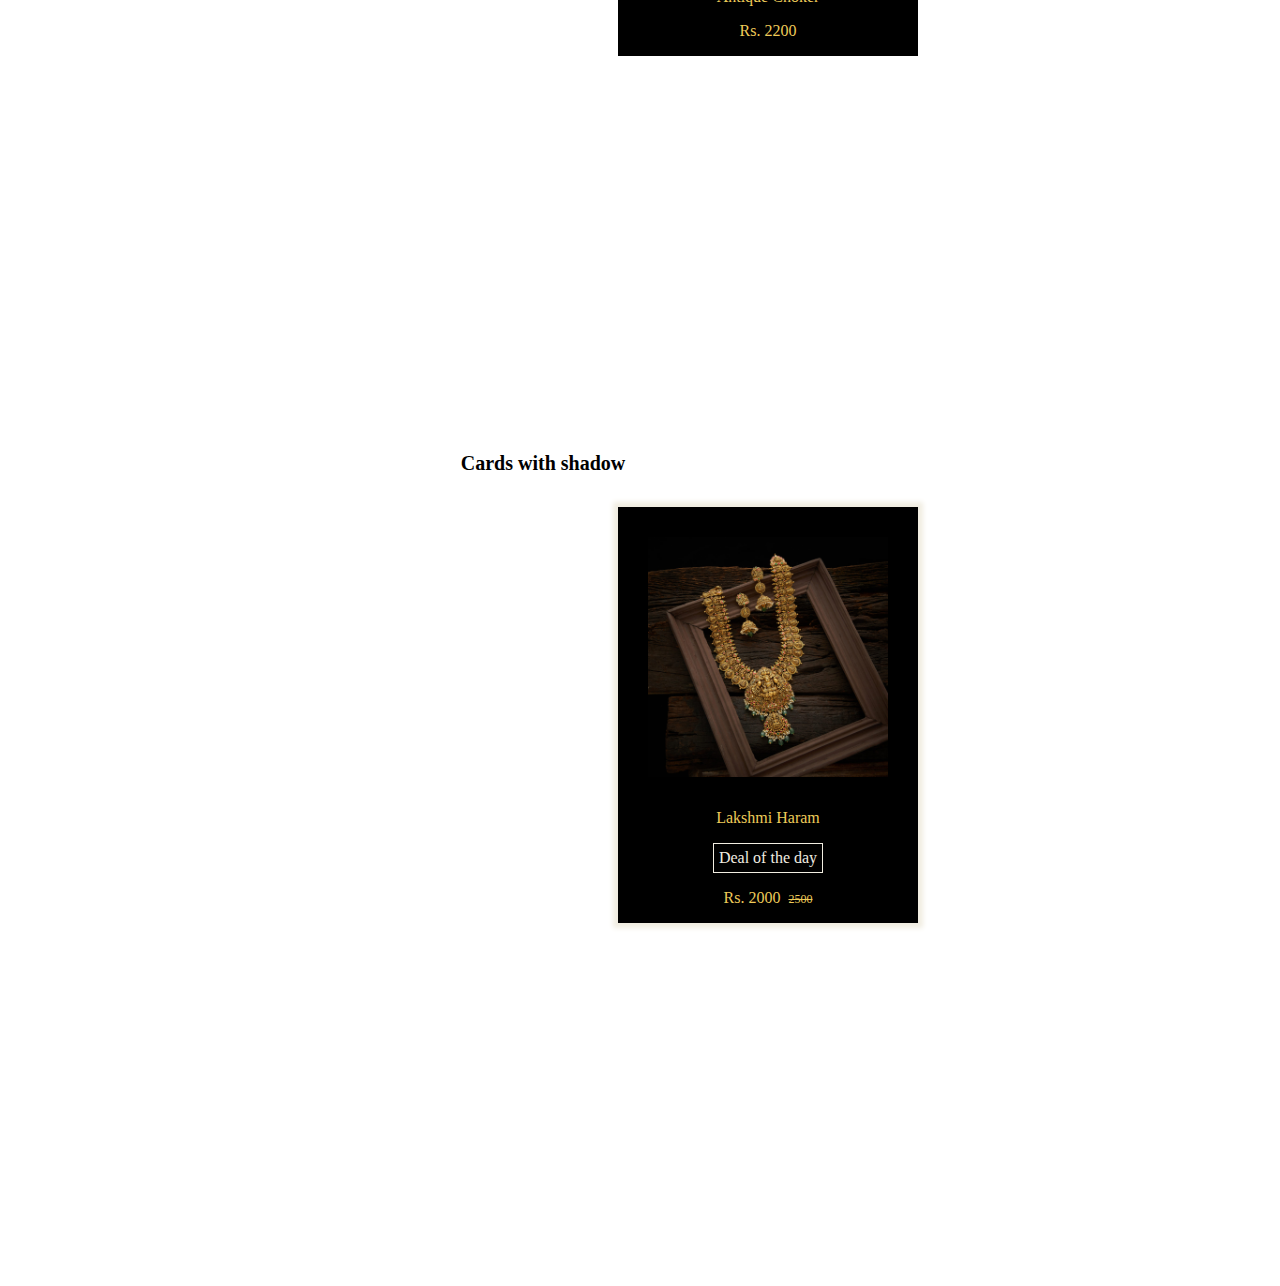
<file: Components/card.html>
<!DOCTYPE html>

<html lang="en" xmlns="http://www.w3.org/1999/xhtml">

<head>
    <meta charset="utf-8" />
    <meta name="viewport" content="width=device-width, initial-scale=1.0" />
    <meta http-equiv="X-UA-Compatible" content="IE=edge" />

    <link rel="stylesheet" href="https://cdnjs.cloudflare.com/ajax/libs/font-awesome/6.0.0/css/all.min.css" />
    <title>Style-10-card</title>

    <!-- custom stylesheet -->
    <link rel="stylesheet" href="../css/main.css" />
</head>

<body>
    <header class="header m-auto py-0p5 pl-2 position_fixed">
        <div class="container-flex-row flex-sb">
            <a href="../index.html">
                <h2>Style-10</h2>
            </a>
            <div class="container-flex-row mr-3">
                <a href="../get_started/getStart.html" class="text-bold text-xs">Get Started</a>
                <a href="../Components/alert.html" class="text-bold text-xs ml-2">Docs</a>
                <a href="https://github.com/NandhiniKrishnamoorthy/component_Library" target="_blank"
                    class="text-s ml-2"><i class="fa-brands fa-github"></i></a>
            </div>
        </div>
    </header>
    <aside class="sidebar">
        <a href="../Components/alert.html" class="sidebar_component">Alert</a>
        <a href="../Components/avatar.html" class="sidebar_component">Avatar</a>
        <a href="../Components/badge.html" class="sidebar_component">Badge</a>
        <a href="../Components/button.html" class="sidebar_component">Button</a>
        <a href="../Components/card.html" class="sidebar_component">Card</a>
        <a href="../Components/image.html" class="sidebar_component">Image</a>
        <a href="../Components/input.html" class="sidebar_component">Input</a>
        <a href="../Components/navigation.html" class="sidebar_component">Navigation</a>
        <a href="../Components/ratings.html" class="sidebar_component">Ratings</a>
        <a href="../Components/text_utilities.html" class="sidebar_component">Text_Utilities</a>
    </aside>
    <section class="container">
        <h2 class="m-auto content-size mt-2">Cards</h2>
        <p class="m-auto mt-1 content-size text-xs">
            A card is a flexible and extensible content container.
            It includes options for headers and footers, a wide variety of content, contextual background colors, and
            powerful display options
        </p>
        <h4 class="m-auto mt-2 mb-1 content-size">Cards with text overlay</h4>
        <div class="container-flex-row">
            <div class="card_main">
                <img class="main_img" src="../images/card3.jpg" />
                <div class="pt-2">
                    Lakshmi Choker
                </div>
                <div class="py-1">
                    Rs. 1800
                </div>
                <div class="text1-on-card">VIEW</div>
            </div>
            <div class="card_02 ml-2">
                <div class="card-overlay">Out of Stock</div>
                <img class="main_img" src="../images/card1.jpg" />
                <div class="pt-2">
                    Lakshmi Haram
                </div>
                <div class="py-1">
                    Rs. 2000
                </div>
            </div>
        </div>

        <div class="docs text-center mt-2 container-flex-row">
            <iframe
                src="https://carbon.now.sh/embed?bg=rgba%2817%2C22%2C25%2C1%29&t=seti&wt=none&l=auto&width=680&ds=true&dsyoff=20px&dsblur=68px&wc=true&wa=false&pv=0px&ph=0px&ln=false&fl=1&fm=Hack&fs=13px&lh=133%25&si=false&es=2x&wm=false&code=%2509%2509%2509%253Cdiv%2520class%253D%2522container-flex-row%2522%253E%250A%2520%2520%2520%2520%2520%2520%2520%2520%2520%2520%2520%2520%2520%2520%2520%2520%253Cdiv%2520class%253D%2522card_main%2522%253E%250A%2520%2520%2520%2520%2520%2520%2520%2520%2520%2520%2520%2520%2520%2520%2520%2520%2520%2520%2520%2520%253Cimg%2520class%253D%2522main_img%2522%2520src%253D%2522..%252Fimages%252Fcard3.jpg%2522%2520%252F%253E%250A%2520%2520%2520%2520%2520%2520%2520%2520%2520%2520%2520%2520%2520%2520%2520%2520%2520%2520%2520%2520%253Cdiv%2520class%253D%2522pt-2%2522%253E%250A%2520%2520%2520%2520%2520%2520%2520%2520%2520%2520%2520%2520%2520%2520%2520%2520%2520%2520%2520%2520%2520%2520%2520%2520Lakshmi%2520Choker%250A%2520%2520%2520%2520%2520%2520%2520%2520%2520%2520%2520%2520%2520%2520%2520%2520%2520%2520%2520%2520%253C%252Fdiv%253E%250A%2520%2520%2520%2520%2520%2520%2520%2520%2520%2520%2520%2520%2520%2520%2520%2520%2520%2520%2520%2520%253Cdiv%2520class%253D%2522py-1%2522%253E%250A%2520%2520%2520%2520%2520%2520%2520%2520%2520%2520%2520%2520%2520%2520%2520%2520%2520%2520%2520%2520%2520%2520%2520%2520Rs.%25201800%250A%2520%2520%2520%2520%2520%2520%2520%2520%2520%2520%2520%2520%2520%2520%2520%2520%2520%2520%2520%2520%253C%252Fdiv%253E%250A%2520%2520%2520%2520%2520%2520%2520%2520%2520%2520%2520%2520%2520%2520%2520%2520%2520%2520%2520%2520%253Cdiv%2520class%253D%2522text1-on-card%2522%253EVIEW%253C%252Fdiv%253E%250A%2520%2520%2520%2520%2520%2520%2520%2520%2520%2520%2520%2520%2520%2520%2520%2520%253C%252Fdiv%253E%250A%2520%2520%2520%2520%2520%2520%2520%2520%2520%2520%2520%2520%2520%2520%2520%2520%253Cdiv%2520class%253D%2522card_02%2520ml-2%2522%253E%250A%2520%2520%2520%2520%2520%2520%2520%2520%2520%2520%2520%2520%2520%2520%2520%2520%2520%2520%2520%2520%253Cdiv%2520class%253D%2522card-overlay%2522%253EOut%2520of%2520Stock%253C%252Fdiv%253E%250A%2520%2520%2520%2520%2520%2520%2520%2520%2520%2520%2520%2520%2520%2520%2520%2520%2520%2520%2520%2520%253Cimg%2520class%253D%2522main_img%2522%2520src%253D%2522..%252Fimages%252Fcard1.jpg%2522%2520%252F%253E%250A%2520%2520%2520%2520%2520%2520%2520%2520%2520%2520%2520%2520%2520%2520%2520%2520%2520%2520%2520%2520%253Cdiv%2520class%253D%2522pt-2%2522%253E%250A%2520%2520%2520%2520%2520%2520%2520%2520%2520%2520%2520%2520%2520%2520%2520%2520%2520%2520%2520%2520%2520%2520%2520%2520Lakshmi%2520Haram%250A%2520%2520%2520%2520%2520%2520%2520%2520%2520%2520%2520%2520%2520%2520%2520%2520%2520%2520%2520%2520%253C%252Fdiv%253E%250A%2520%2520%2520%2520%2520%2520%2520%2520%2520%2520%2520%2520%2520%2520%2520%2520%2520%2520%2520%2520%253Cdiv%2520class%253D%2522py-1%2522%253E%250A%2520%2520%2520%2520%2520%2520%2520%2520%2520%2520%2520%2520%2520%2520%2520%2520%2520%2520%2520%2520%2520%2520%2520%2520Rs.%25202000%250A%2520%2520%2520%2520%2520%2520%2520%2520%2520%2520%2520%2520%2520%2520%2520%2520%2520%2520%2520%2520%253C%252Fdiv%253E%250A%2520%2520%2520%2520%2520%2520%2520%2520%2520%2520%2520%2520%2520%2520%2520%2520%253C%252Fdiv%253E%250A%2520%2520%2520%2520%2520%2520%2520%2520%2520%2520%2520%2520%253C%252Fdiv%253E"
                style="width: 680px; height: 454px; border:0; transform: scale(1); overflow:hidden;"
                sandbox="allow-scripts allow-same-origin">
            </iframe>
        </div>
        <h4 class="m-auto my-1 content-size">Vertical Cards</h4>
        <div class="container-flex-row">
            <div class="card_main">
                <img class="main_img" src="../images/card1.jpg" />
                <div class="pt-2">
                    Lakshmi Haram
                </div>
                <div class="card-deal">Deal of the day</div>
                <div class="py-1">
                    Rs. 2000 <span class="card-price-discount">2500</span>
                </div>
                <div class="text1-on-card">VIEW</div>
            </div>
            <div class="card_main">
                <img class="main_img" src="../images/card2.jpg" />
                <div class="pt-2">
                    Antique Choker
                </div>
                <div class="py-1">
                    Rs. 2200
                </div>
                <div class="text1-on-card">VIEW</div>
            </div>
        </div>

        <div class="docs text-center mt-2 container-flex-row">
            <iframe
                src="https://carbon.now.sh/embed?bg=rgba%2817%2C22%2C25%2C1%29&t=seti&wt=none&l=auto&width=680&ds=true&dsyoff=20px&dsblur=68px&wc=true&wa=false&pv=0px&ph=0px&ln=false&fl=1&fm=Hack&fs=13px&lh=133%25&si=false&es=2x&wm=false&code=%2509%2509%2509%253Cdiv%2520class%253D%2522container-flex-row%2522%253E%250A%2520%2520%2520%2520%2520%2520%2520%2520%2520%2520%2520%2520%2520%2520%2520%2520%253Cdiv%2520class%253D%2522card_main%2522%253E%250A%2520%2520%2520%2520%2520%2520%2520%2520%2520%2520%2520%2520%2520%2520%2520%2520%2520%2520%2520%2520%253Cimg%2520class%253D%2522main_img%2522%2520src%253D%2522..%252Fimages%252Fcard1.jpg%2522%2520%252F%253E%250A%2520%2520%2520%2520%2520%2520%2520%2520%2520%2520%2520%2520%2520%2520%2520%2520%2520%2520%2520%2520%253Cdiv%2520class%253D%2522pt-2%2522%253E%250A%2520%2520%2520%2520%2520%2520%2520%2520%2520%2520%2520%2520%2520%2520%2520%2520%2520%2520%2520%2520%2520%2520%2520%2520Lakshmi%2520Haram%250A%2520%2520%2520%2520%2520%2520%2520%2520%2520%2520%2520%2520%2520%2520%2520%2520%2520%2520%2520%2520%253C%252Fdiv%253E%250A%2520%2520%2520%2520%2520%2520%2520%2520%2520%2520%2520%2520%2520%2520%2520%2520%2520%2520%2520%2520%253Cdiv%2520class%253D%2522card-deal%2522%253EDeal%2520of%2520the%2520day%253C%252Fdiv%253E%250A%2520%2520%2520%2520%2520%2520%2520%2520%2520%2520%2520%2520%2520%2520%2520%2520%2520%2520%2520%2520%253Cdiv%2520class%253D%2522py-1%2522%253E%250A%2520%2520%2520%2520%2520%2520%2520%2520%2520%2520%2520%2520%2520%2520%2520%2520%2520%2520%2520%2520%2520%2520%2520%2520Rs.%25202000%2520%253Cspan%2520class%253D%2522card-price-discount%2522%253E2500%253C%252Fspan%253E%250A%2520%2520%2520%2520%2520%2520%2520%2520%2520%2520%2520%2520%2520%2520%2520%2520%2520%2520%2520%2520%253C%252Fdiv%253E%250A%2520%2520%2520%2520%2520%2520%2520%2520%2520%2520%2520%2520%2520%2520%2520%2520%2520%2520%2520%2520%253Cdiv%2520class%253D%2522text1-on-card%2522%253EVIEW%253C%252Fdiv%253E%250A%2520%2520%2520%2520%2520%2520%2520%2520%2520%2520%2520%2520%2520%2520%2520%2520%253C%252Fdiv%253E%250A%2520%2520%2520%2520%2520%2520%2520%2520%2520%2520%2520%2520%2520%2520%2520%2520%253Cdiv%2520class%253D%2522card_main%2522%253E%250A%2520%2520%2520%2520%2520%2520%2520%2520%2520%2520%2520%2520%2520%2520%2520%2520%2520%2520%2520%2520%253Cimg%2520class%253D%2522main_img%2522%2520src%253D%2522..%252Fimages%252Fcard2.jpg%2522%2520%252F%253E%250A%2520%2520%2520%2520%2520%2520%2520%2520%2520%2520%2520%2520%2520%2520%2520%2520%2520%2520%2520%2520%253Cdiv%2520class%253D%2522pt-2%2522%253E%250A%2520%2520%2520%2520%2520%2520%2520%2520%2520%2520%2520%2520%2520%2520%2520%2520%2520%2520%2520%2520%2520%2520%2520%2520Antique%2520Choker%250A%2520%2520%2520%2520%2520%2520%2520%2520%2520%2520%2520%2520%2520%2520%2520%2520%2520%2520%2520%2520%253C%252Fdiv%253E%250A%2520%2520%2520%2520%2520%2520%2520%2520%2520%2520%2520%2520%2520%2520%2520%2520%2520%2520%2520%2520%253Cdiv%2520class%253D%2522py-1%2522%253E%250A%2520%2520%2520%2520%2520%2520%2520%2520%2520%2520%2520%2520%2520%2520%2520%2520%2520%2520%2520%2520%2520%2520%2520%2520Rs.%25202200%250A%2520%2520%2520%2520%2520%2520%2520%2520%2520%2520%2520%2520%2520%2520%2520%2520%2520%2520%2520%2520%253C%252Fdiv%253E%250A%2520%2520%2520%2520%2520%2520%2520%2520%2520%2520%2520%2520%2520%2520%2520%2520%2520%2520%2520%2520%253Cdiv%2520class%253D%2522text1-on-card%2522%253EVIEW%253C%252Fdiv%253E%250A%2520%2520%2520%2520%2520%2520%2520%2520%2520%2520%2520%2520%2520%2520%2520%2520%253C%252Fdiv%253E%250A%2520%2520%2520%2520%2520%2520%2520%2520%2520%2520%2520%2520%253C%252Fdiv%253E"
                style="width: 680px; height: 472px; border:0; transform: scale(1); overflow:hidden;"
                sandbox="allow-scripts allow-same-origin">
            </iframe>
        </div>

        <h4 class="m-auto my-1 content-size">Horizontal Cards</h4>
        <div class="container-flex-row">
            <div class="card_03">
                <img class="card-horizontal" src="../images/card2.jpg" />
                <div class="text1-on-card">VIEW</div>
                <div class="container-flex-col card-desc-horizontal">
                    <div class="pt-2">
                        Antique Choker
                    </div>
                    <div class="card-deal">Deal of the day</div>
                    <div class="py-1">
                        Rs. 2200<span class="card-price-discount">2500</span>
                    </div>
                </div>
            </div>
        </div>

        <div class="docs text-center mt-2 container-flex-row">
            <iframe
                src="https://carbon.now.sh/embed?bg=rgba%2817%2C22%2C25%2C1%29&t=seti&wt=none&l=auto&width=680&ds=true&dsyoff=20px&dsblur=68px&wc=true&wa=false&pv=0px&ph=0px&ln=false&fl=1&fm=Hack&fs=13px&lh=133%25&si=false&es=2x&wm=false&code=%2509%2509%2509%253Cdiv%2520class%253D%2522container-flex-row%2522%253E%250A%2520%2520%2520%2520%2520%2520%2520%2520%2520%2520%2520%2520%2520%2520%2520%2520%253Cdiv%2520class%253D%2522card_03%2522%253E%250A%2520%2520%2520%2520%2520%2520%2520%2520%2520%2520%2520%2520%2520%2520%2520%2520%2520%2520%2520%2520%253Cimg%2520class%253D%2522card-horizontal%2522%2520src%253D%2522..%252Fimages%252Fcard2.jpg%2522%2520%252F%253E%250A%2520%2520%2520%2520%2520%2520%2520%2520%2520%2520%2520%2520%2520%2520%2520%2520%2520%2520%2520%2520%253Cdiv%2520class%253D%2522text1-on-card%2522%253EVIEW%253C%252Fdiv%253E%250A%2520%2520%2520%2520%2520%2520%2520%2520%2520%2520%2520%2520%2520%2520%2520%2520%2520%2520%2520%2520%253Cdiv%2520class%253D%2522container-flex-col%2520card-desc-horizontal%2522%253E%250A%2520%2520%2520%2520%2520%2520%2520%2520%2520%2520%2520%2520%2520%2520%2520%2520%2520%2520%2520%2520%2520%2520%2520%2520%253Cdiv%2520class%253D%2522pt-2%2522%253E%250A%2520%2520%2520%2520%2520%2520%2520%2520%2520%2520%2520%2520%2520%2520%2520%2520%2520%2520%2520%2520%2520%2520%2520%2520%2520%2520%2520%2520Antique%2520Choker%250A%2520%2520%2520%2520%2520%2520%2520%2520%2520%2520%2520%2520%2520%2520%2520%2520%2520%2520%2520%2520%2520%2520%2520%2520%253C%252Fdiv%253E%250A%2520%2520%2520%2520%2520%2520%2520%2520%2520%2520%2520%2520%2520%2520%2520%2520%2520%2520%2520%2520%2520%2520%2520%2520%253Cdiv%2520class%253D%2522card-deal%2522%253EDeal%2520of%2520the%2520day%253C%252Fdiv%253E%250A%2520%2520%2520%2520%2520%2520%2520%2520%2520%2520%2520%2520%2520%2520%2520%2520%2520%2520%2520%2520%2520%2520%2520%2520%253Cdiv%2520class%253D%2522py-1%2522%253E%250A%2520%2520%2520%2520%2520%2520%2520%2520%2520%2520%2520%2520%2520%2520%2520%2520%2520%2520%2520%2520%2520%2520%2520%2520%2520%2520%2520%2520Rs.%25202200%253Cspan%2520class%253D%2522card-price-discount%2522%253E2500%253C%252Fspan%253E%250A%2520%2520%2520%2520%2520%2520%2520%2520%2520%2520%2520%2520%2520%2520%2520%2520%2520%2520%2520%2520%2520%2520%2520%2520%253C%252Fdiv%253E%250A%2520%2520%2520%2520%2520%2520%2520%2520%2520%2520%2520%2520%2520%2520%2520%2520%2520%2520%2520%2520%253C%252Fdiv%253E%250A%2520%2520%2520%2520%2520%2520%2520%2520%2520%2520%2520%2520%2520%2520%2520%2520%253C%252Fdiv%253E%250A%2520%2520%2520%2520%2520%2520%2520%2520%2520%2520%2520%2520%253C%252Fdiv%253E"
                style="width: 680px; height: 334px; border:0; transform: scale(1); overflow:hidden;"
                sandbox="allow-scripts allow-same-origin">
            </iframe>
        </div>

        <h4 class="m-auto my-1 content-size">Text Only Cards</h4>
        <div class="container-flex-row">
            <div class="card_text_only">
                <div class="card-textonly-title">SONA Fancy</div>
                <div class="card-textonly-desc">
                    Our page is recognized for the exceptional jewelry collections presented in an organized layout.
                    We ensure to present our customers with first-rate jewelry
                </div>
                <button class="card-textonly-button">About Us</button>
            </div>
        </div>

        <div class="docs text-center mt-2 container-flex-row">
            <iframe
                src="https://carbon.now.sh/embed?bg=rgba%2817%2C22%2C25%2C1%29&t=seti&wt=none&l=auto&width=680&ds=true&dsyoff=20px&dsblur=68px&wc=true&wa=false&pv=0px&ph=0px&ln=false&fl=1&fm=Hack&fs=13px&lh=133%25&si=false&es=2x&wm=false&code=%2509%2509%2509%253Cdiv%2520class%253D%2522container-flex-row%2522%253E%250A%2520%2520%2520%2520%2520%2520%2520%2520%2520%2520%2520%2520%2520%2520%2520%2520%253Cdiv%2520class%253D%2522card_text_only%2522%253E%250A%2520%2520%2520%2520%2520%2520%2520%2520%2520%2520%2520%2520%2520%2520%2520%2520%2520%2520%2520%2520%253Cdiv%2520class%253D%2522card-textonly-title%2522%253ESONA%2520Fancy%253C%252Fdiv%253E%250A%2520%2520%2520%2520%2520%2520%2520%2520%2520%2520%2520%2520%2520%2520%2520%2520%2520%2520%2520%2520%253Cdiv%2520class%253D%2522card-textonly-desc%2522%253E%250A%2520%2520%2520%2520%2520%2520%2520%2520%2520%2520%2520%2520%2520%2520%2520%2520%2520%2520%2520%2520%2520%2520%2520%2520Our%2520page%2520is%2520recognized%2520for%2520the%2520exceptional%2520jewelry%2520%2509%2509%2509%2509%2509%2509%2509%2509collections%2520presented%2520in%2520an%2520organized%2520layout.%250A%2520%2520%2520%2520%2520%2520%2520%2520%2520%2520%2520%2520%2520%2520%2520%2520%2520%2520%2520%2520%2520%2520%2520%2520We%2520ensure%2520to%2520present%2520our%2520customers%2520with%2520first-rate%2520%2509%2509%2509%2509%2509%2509%2509%2509jewelry%250A%2520%2520%2520%2520%2520%2520%2520%2520%2520%2520%2520%2520%2520%2520%2520%2520%2520%2520%2520%2520%253C%252Fdiv%253E%250A%2520%2520%2520%2520%2520%2520%2520%2520%2520%2520%2520%2520%2520%2520%2520%2520%2520%2520%2520%2520%253Cbutton%2520class%253D%2522card-textonly-button%2522%253EAbout%2520Us%253C%252Fbutton%253E%250A%2520%2520%2520%2520%2520%2520%2520%2520%2520%2520%2520%2520%2520%2520%2520%2520%253C%252Fdiv%253E%250A%2520%2520%2520%2520%2520%2520%2520%2520%2520%2520%2520%2520%253C%252Fdiv%253E"
                style="width: 680px; height: 282px; border:0; transform: scale(1); overflow:hidden;"
                sandbox="allow-scripts allow-same-origin">
            </iframe>
        </div>

        <h4 class="m-auto my-1 content-size">Badge on Cards</h4>
        <div class="container-flex-row">
            <div class="card_main">
                <span class="card-badge">New</span>
                <img class="main_img" src="../images/card2.jpg" />
                <div class="pt-2">
                    Antique Choker
                </div>
                <div class="py-1">
                    Rs. 2200
                </div>
                <div class="text1-on-card">VIEW</div>
            </div>
        </div>

        <div class="docs text-center mt-2 container-flex-row">
            <iframe
                src="https://carbon.now.sh/embed?bg=rgba%2817%2C22%2C25%2C1%29&t=seti&wt=none&l=auto&width=680&ds=true&dsyoff=20px&dsblur=68px&wc=true&wa=false&pv=0px&ph=0px&ln=false&fl=1&fm=Hack&fs=13px&lh=133%25&si=false&es=2x&wm=false&code=%2509%2509%2509%253Cdiv%2520class%253D%2522container-flex-row%2522%253E%250A%2520%2520%2520%2520%2520%2520%2520%2520%2520%2520%2520%2520%2520%2520%2520%2520%253Cdiv%2520class%253D%2522card_main%2522%253E%250A%2520%2520%2520%2520%2520%2520%2520%2520%2520%2520%2520%2520%2520%2520%2520%2520%2520%2520%2520%2520%253Cspan%2520class%253D%2522card-badge%2522%253ENew%253C%252Fspan%253E%250A%2520%2520%2520%2520%2520%2520%2520%2520%2520%2520%2520%2520%2520%2520%2520%2520%2520%2520%2520%2520%253Cimg%2520class%253D%2522main_img%2522%2520src%253D%2522..%252Fimages%252Fcard2.jpg%2522%2520%252F%253E%250A%2520%2520%2520%2520%2520%2520%2520%2520%2520%2520%2520%2520%2520%2520%2520%2520%2520%2520%2520%2520%253Cdiv%2520class%253D%2522pt-2%2522%253E%250A%2520%2520%2520%2520%2520%2520%2520%2520%2520%2520%2520%2520%2520%2520%2520%2520%2520%2520%2520%2520%2520%2520%2520%2520Antique%2520Choker%250A%2520%2520%2520%2520%2520%2520%2520%2520%2520%2520%2520%2520%2520%2520%2520%2520%2520%2520%2520%2520%253C%252Fdiv%253E%250A%2520%2520%2520%2520%2520%2520%2520%2520%2520%2520%2520%2520%2520%2520%2520%2520%2520%2520%2520%2520%253Cdiv%2520class%253D%2522py-1%2522%253E%250A%2520%2520%2520%2520%2520%2520%2520%2520%2520%2520%2520%2520%2520%2520%2520%2520%2520%2520%2520%2520%2520%2520%2520%2520Rs.%25202200%250A%2520%2520%2520%2520%2520%2520%2520%2520%2520%2520%2520%2520%2520%2520%2520%2520%2520%2520%2520%2520%253C%252Fdiv%253E%250A%2520%2520%2520%2520%2520%2520%2520%2520%2520%2520%2520%2520%2520%2520%2520%2520%2520%2520%2520%2520%253Cdiv%2520class%253D%2522text1-on-card%2522%253EVIEW%253C%252Fdiv%253E%250A%2520%2520%2520%2520%2520%2520%2520%2520%2520%2520%2520%2520%2520%2520%2520%2520%253C%252Fdiv%253E%250A%2520%2520%2520%2520%2520%2520%2520%2520%2520%2520%2520%2520%253C%252Fdiv%253E"
                style="width: 680px; height: 299px; border:0; transform: scale(1); overflow:hidden;"
                sandbox="allow-scripts allow-same-origin">
            </iframe>
        </div>

        <h4 class="m-auto my-1 content-size">Dismiss on Cards</h4>
        <div class="container-flex-row">
            <div class="card_main">
                <span class="card-dismiss"><i class="ml-auto cursor-pointer fas fa-times"></i></span>
                <img class="main_img" src="../images/card2.jpg" />
                <div class="pt-2">
                    Antique Choker
                </div>
                <div class="py-1">
                    Rs. 2200
                </div>
                <div class="text1-on-card">VIEW</div>
            </div>
        </div>

        <div class="docs text-center mt-2 container-flex-row">
            <iframe
                src="https://carbon.now.sh/embed?bg=rgba%2817%2C22%2C25%2C1%29&t=seti&wt=none&l=auto&width=680&ds=true&dsyoff=20px&dsblur=68px&wc=true&wa=false&pv=0px&ph=0px&ln=false&fl=1&fm=Hack&fs=13px&lh=133%25&si=false&es=2x&wm=false&code=%2509%2509%2509%253Cdiv%2520class%253D%2522container-flex-row%2522%253E%250A%2520%2520%2520%2520%2520%2520%2520%2520%2520%2520%2520%2520%2520%2520%2520%2520%253Cdiv%2520class%253D%2522card_main%2522%253E%250A%2520%2520%2520%2520%2520%2520%2520%2520%2520%2520%2520%2520%2520%2520%2520%2520%2520%2520%2520%2520%253Cspan%2520class%253D%2522card-dismiss%2522%253E%253Ci%2520class%253D%2522ml-auto%2520cursor-pointer%2520%2509%2509%2509%2509%2509%2509%2509fas%2520fa-times%2522%253E%253C%252Fi%253E%253C%252Fspan%253E%250A%2520%2520%2520%2520%2520%2520%2520%2520%2520%2520%2520%2520%2520%2520%2520%2520%2520%2520%2520%2520%253Cimg%2520class%253D%2522main_img%2522%2520src%253D%2522..%252Fimages%252Fcard2.jpg%2522%2520%252F%253E%250A%2520%2520%2520%2520%2520%2520%2520%2520%2520%2520%2520%2520%2520%2520%2520%2520%2520%2520%2520%2520%253Cdiv%2520class%253D%2522pt-2%2522%253E%250A%2520%2520%2520%2520%2520%2520%2520%2520%2520%2520%2520%2520%2520%2520%2520%2520%2520%2520%2520%2520%2520%2520%2520%2520Antique%2520Choker%250A%2520%2520%2520%2520%2520%2520%2520%2520%2520%2520%2520%2520%2520%2520%2520%2520%2520%2520%2520%2520%253C%252Fdiv%253E%250A%2520%2520%2520%2520%2520%2520%2520%2520%2520%2520%2520%2520%2520%2520%2520%2520%2520%2520%2520%2520%253Cdiv%2520class%253D%2522py-1%2522%253E%250A%2520%2520%2520%2520%2520%2520%2520%2520%2520%2520%2520%2520%2520%2520%2520%2520%2520%2520%2520%2520%2520%2520%2520%2520Rs.%25202200%250A%2520%2520%2520%2520%2520%2520%2520%2520%2520%2520%2520%2520%2520%2520%2520%2520%2520%2520%2520%2520%253C%252Fdiv%253E%250A%2520%2520%2520%2520%2520%2520%2520%2520%2520%2520%2520%2520%2520%2520%2520%2520%2520%2520%2520%2520%253Cdiv%2520class%253D%2522text1-on-card%2522%253EVIEW%253C%252Fdiv%253E%250A%2520%2520%2520%2520%2520%2520%2520%2520%2520%2520%2520%2520%2520%2520%2520%2520%253C%252Fdiv%253E%250A%2520%2520%2520%2520%2520%2520%2520%2520%2520%2520%2520%2520%253C%252Fdiv%253E"
                style="width: 680px; height: 316px; border:0; transform: scale(1); overflow:hidden;"
                sandbox="allow-scripts allow-same-origin">
            </iframe>
        </div>

        <h4 class="m-auto my-1 content-size">Cards with shadow</h4>
        <div class="container-flex-row">
            <div class="card_main card-shadow">
                <img class="main_img" src="../images/card1.jpg" />
                <div class="pt-2">
                    Lakshmi Haram
                </div>
                <div class="card-deal">Deal of the day</div>
                <div class="py-1">
                    Rs. 2000 <span class="card-price-discount">2500</span>
                </div>
                <div class="text1-on-card">VIEW</div>
            </div>
        </div>

        <div class="docs text-center mt-2 container-flex-row">
            <iframe
                src="https://carbon.now.sh/embed?bg=rgba%2817%2C22%2C25%2C1%29&t=seti&wt=none&l=auto&width=680&ds=true&dsyoff=20px&dsblur=68px&wc=true&wa=false&pv=0px&ph=0px&ln=false&fl=1&fm=Hack&fs=13px&lh=133%25&si=false&es=2x&wm=false&code=%2509%2509%2509%253Cdiv%2520class%253D%2522container-flex-row%2522%253E%250A%2520%2520%2520%2520%2520%2520%2520%2520%2520%2520%2520%2520%2520%2520%2520%2520%253Cdiv%2520class%253D%2522card_main%2520card-shadow%2522%253E%250A%2520%2520%2520%2520%2520%2520%2520%2520%2520%2520%2520%2520%2520%2520%2520%2520%2520%2520%2520%2520%253Cimg%2520class%253D%2522main_img%2522%2520src%253D%2522..%252Fimages%252Fcard1.jpg%2522%2520%252F%253E%250A%2520%2520%2520%2520%2520%2520%2520%2520%2520%2520%2520%2520%2520%2520%2520%2520%2520%2520%2520%2520%253Cdiv%2520class%253D%2522pt-2%2522%253E%250A%2520%2520%2520%2520%2520%2520%2520%2520%2520%2520%2520%2520%2520%2520%2520%2520%2520%2520%2520%2520%2520%2520%2520%2520Lakshmi%2520Haram%250A%2520%2520%2520%2520%2520%2520%2520%2520%2520%2520%2520%2520%2520%2520%2520%2520%2520%2520%2520%2520%253C%252Fdiv%253E%250A%2520%2520%2520%2520%2520%2520%2520%2520%2520%2520%2520%2520%2520%2520%2520%2520%2520%2520%2520%2520%253Cdiv%2520class%253D%2522card-deal%2522%253EDeal%2520of%2520the%2520day%253C%252Fdiv%253E%250A%2520%2520%2520%2520%2520%2520%2520%2520%2520%2520%2520%2520%2520%2520%2520%2520%2520%2520%2520%2520%253Cdiv%2520class%253D%2522py-1%2522%253E%250A%2520%2520%2520%2520%2520%2520%2520%2520%2520%2520%2520%2520%2520%2520%2520%2520%2520%2520%2520%2520%2520%2520%2520%2520Rs.%25202000%2520%253Cspan%2520class%253D%2522card-price-discount%2522%253E2500%253C%252Fspan%253E%250A%2520%2520%2520%2520%2520%2520%2520%2520%2520%2520%2520%2520%2520%2520%2520%2520%2520%2520%2520%2520%253C%252Fdiv%253E%250A%2520%2520%2520%2520%2520%2520%2520%2520%2520%2520%2520%2520%2520%2520%2520%2520%2520%2520%2520%2520%253Cdiv%2520class%253D%2522text1-on-card%2522%253EVIEW%253C%252Fdiv%253E%250A%2520%2520%2520%2520%2520%2520%2520%2520%2520%2520%2520%2520%2520%2520%2520%2520%253C%252Fdiv%253E%250A%2520%2520%2520%2520%2520%2520%2520%2520%2520%2520%2520%2520%253C%252Fdiv%253E"
                style="width: 680px; height: 299px; border:0; transform: scale(1); overflow:hidden;"
                sandbox="allow-scripts allow-same-origin">
            </iframe>
        </div>
    </section>
</body>
</file>
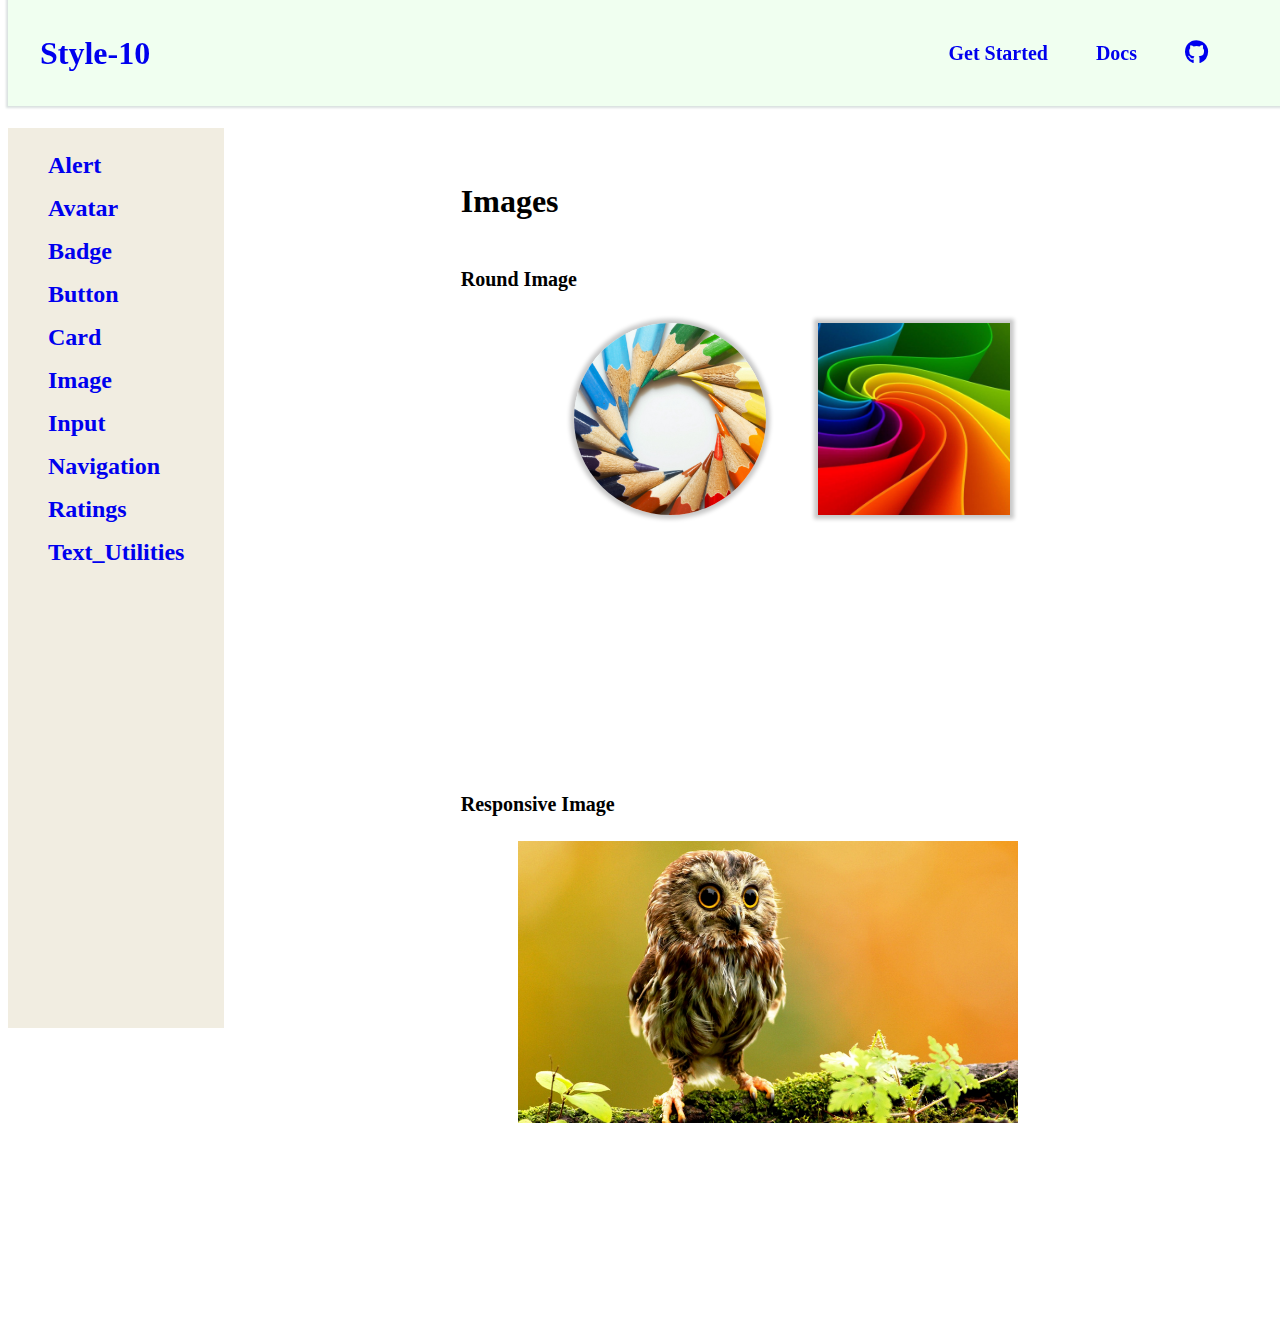
<file: Components/image.html>
<!DOCTYPE html>

<html lang="en" xmlns="http://www.w3.org/1999/xhtml">

<head>
    <meta charset="utf-8" />
    <meta name="viewport" content="width=device-width, initial-scale=1.0" />
    <meta http-equiv="X-UA-Compatible" content="IE=edge" />

    <link rel="stylesheet" href="https://cdnjs.cloudflare.com/ajax/libs/font-awesome/6.0.0/css/all.min.css" />
    <title>Style-10-image</title>

    <!-- custom stylesheet -->
    <link rel="stylesheet" href="../css/main.css" />
</head>

<body>
    <header class="header m-auto py-0p5 pl-2 position_fixed">
        <div class="container-flex-row flex-sb">
            <a href="../index.html">
                <h2>Style-10</h2>
            </a>
            <div class="container-flex-row mr-3">
                <a href="../get_started/getStart.html" class="text-bold text-xs">Get Started</a>
                <a href="../Components/alert.html" class="text-bold text-xs ml-2">Docs</a>
                <a href="https://github.com/NandhiniKrishnamoorthy/component_Library" target="_blank"
                    class="text-s ml-2"><i class="fa-brands fa-github"></i></a>
            </div>
        </div>
    </header>
    <aside class="sidebar">
        <a href="../Components/alert.html" class="sidebar_component">Alert</a>
        <a href="../Components/avatar.html" class="sidebar_component">Avatar</a>
        <a href="../Components/badge.html" class="sidebar_component">Badge</a>
        <a href="../Components/button.html" class="sidebar_component">Button</a>
        <a href="../Components/card.html" class="sidebar_component">Card</a>
        <a href="../Components/image.html" class="sidebar_component">Image</a>
        <a href="../Components/input.html" class="sidebar_component">Input</a>
        <a href="../Components/navigation.html" class="sidebar_component">Navigation</a>
        <a href="../Components/ratings.html" class="sidebar_component">Ratings</a>
        <a href="../Components/text_utilities.html" class="sidebar_component">Text_Utilities</a>
    </aside>
    <section class="container">
        <h2 class="m-auto content-size mt-2">Images</h2>
        <h4 class="m-auto mt-2 mb-1 content-size">Round Image</h4>
        <div class="flex text-center">
            <img src="../images/round_image.jpg" class="round-image image-base" alt="round-image" />
            <img src="../images/square_image.jpg" class="image-base" alt="square-image" />
        </div>

        <div class="docs text-center mt-2 container-flex-row">
            <iframe
                src="https://carbon.now.sh/embed?bg=rgba%2817%2C22%2C25%2C1%29&t=seti&wt=none&l=auto&width=680&ds=true&dsyoff=20px&dsblur=68px&wc=true&wa=false&pv=0px&ph=0px&ln=false&fl=1&fm=Hack&fs=13px&lh=133%25&si=false&es=2x&wm=false&code=%2509%2509%2509%253Cdiv%2520class%253D%2522container-flex-row%2522%253E%250A%2520%2520%2520%2520%2520%2520%2520%2520%2520%2520%2520%2520%2520%2520%2520%2520%253Cimg%2520src%253D%2522..%252Fimages%252Fround_image.jpg%2522%2520class%253D%2522round-image%2520image-%2509%2509%2509%2509%2509%2509%2509base%2522%2520alt%253D%2522round-image%2522%2520%252F%253E%250A%2520%2520%2520%2520%2520%2520%2520%2520%2520%2520%2520%2520%2520%2520%2520%2520%253Cimg%2520src%253D%2522..%252Fimages%252Fsquare_image.jpg%2522%2520class%253D%2522image-base%2522%2520%2509%2509%2509%2509%2509%2509%2509%2509alt%253D%2522square-image%2522%2520%252F%253E%250A%2520%2520%2520%2520%2520%2520%2520%2520%2520%2520%2520%2520%253C%252Fdiv%253E"
                style="width: 680px; height: 178px; border:0; transform: scale(1); overflow:hidden;"
                sandbox="allow-scripts allow-same-origin">
            </iframe>
        </div>

        <h4 class="m-auto mt-2 mb-1 content-size">Responsive Image</h4>
        <div class="container-flex-col img-container">
            <img src="../images/responsive_image.jpg" class="responsive-image" alt="responsive image" />
        </div>

        <div class="docs text-center mt-2 container-flex-row">
            <iframe
                src="https://carbon.now.sh/embed?bg=rgba%2817%2C22%2C25%2C1%29&t=seti&wt=none&l=auto&width=680&ds=true&dsyoff=20px&dsblur=68px&wc=true&wa=false&pv=0px&ph=0px&ln=false&fl=1&fm=Hack&fs=13px&lh=133%25&si=false&es=2x&wm=false&code=%2509%2509%2509%253Cdiv%2520class%253D%2522container-flex-col%2520img-container%2522%253E%250A%2520%2520%2520%2520%2520%2520%2520%2520%2520%2520%2520%2520%2520%2520%2520%2520%253Cimg%2520src%253D%2522..%252Fimages%252Fresponsive_image.jpg%2522%2520class%253D%2522responsive-image%2522%2520%2509%2509%2509%2509%2509%2509alt%253D%2522responsive%2520image%2522%2520%252F%253E%250A%2520%2520%2520%2520%2520%2520%2520%2520%2520%2520%2520%2520%253C%252Fdiv%253E"
                style="width: 680px; height: 143px; border:0; transform: scale(1); overflow:hidden;"
                sandbox="allow-scripts allow-same-origin">
            </iframe>
        </div>
    </section>
</body>
</file>
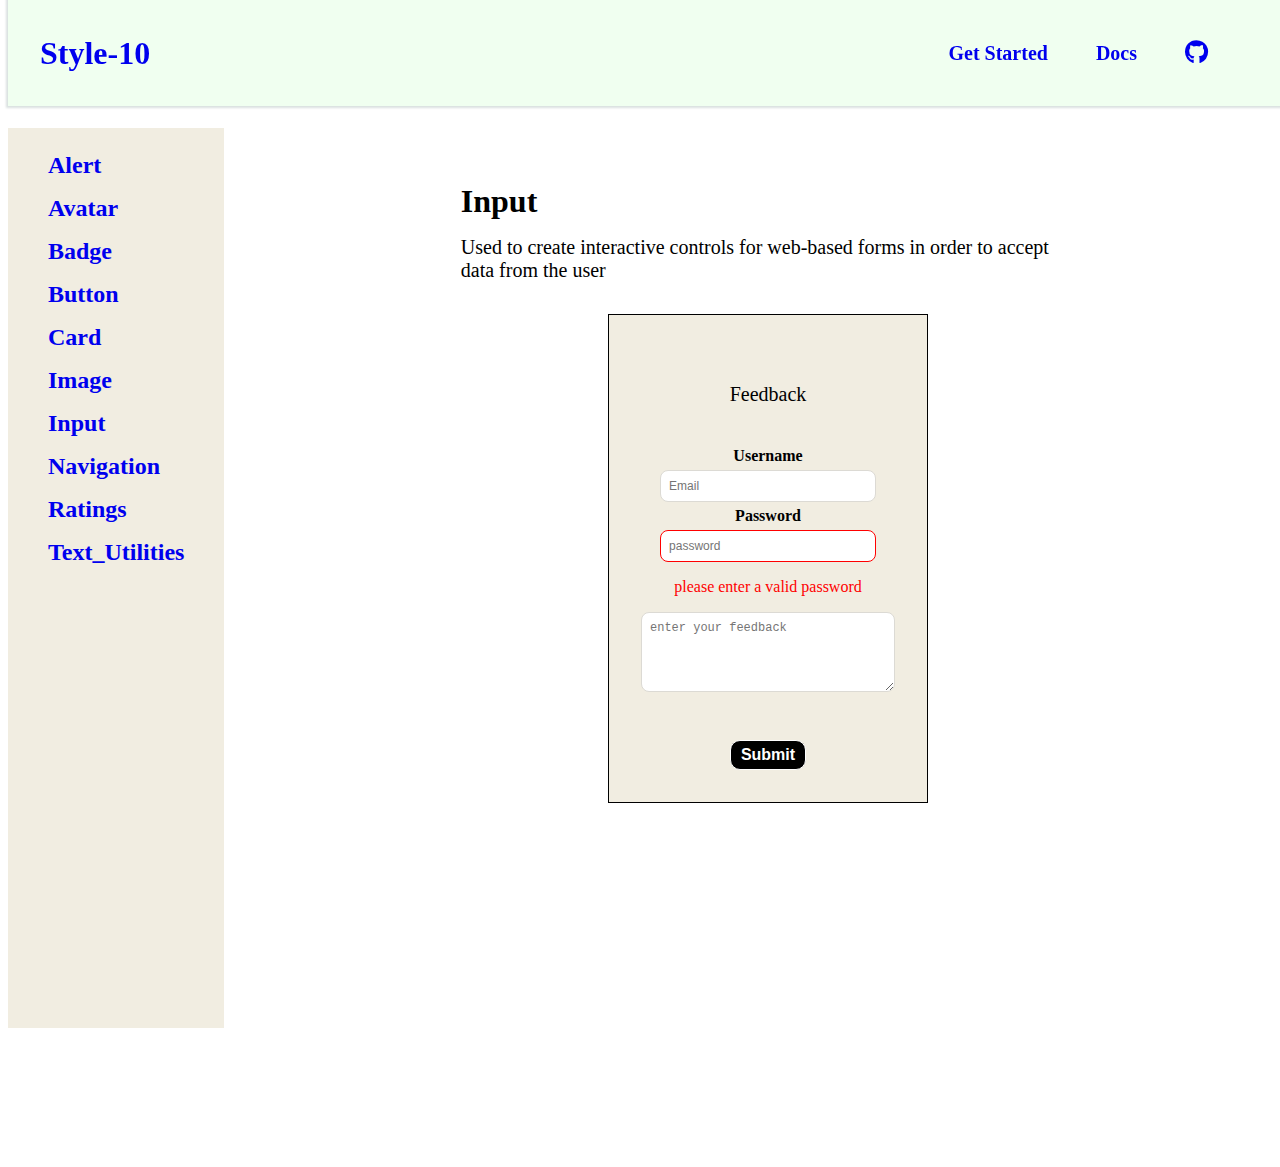
<file: Components/input.html>
<!DOCTYPE html>

<html lang="en" xmlns="http://www.w3.org/1999/xhtml">

<head>
    <meta charset="utf-8" />
    <meta name="viewport" content="width=device-width, initial-scale=1.0" />
    <meta http-equiv="X-UA-Compatible" content="IE=edge" />

    <link rel="stylesheet" href="https://cdnjs.cloudflare.com/ajax/libs/font-awesome/6.0.0/css/all.min.css" />
    <title>Style-10-input</title>

    <!-- custom stylesheet -->
    <link rel="stylesheet" href="../css/main.css" />
</head>

<body>
    <header class="header m-auto py-0p5 pl-2 position_fixed">
        <div class="container-flex-row flex-sb">
            <a href="../index.html">
                <h2>Style-10</h2>
            </a>
            <div class="container-flex-row mr-3">
                <a href="../get_started/getStart.html" class="text-bold text-xs">Get Started</a>
                <a href="../Components/alert.html" class="text-bold text-xs ml-2">Docs</a>
                <a href="https://github.com/NandhiniKrishnamoorthy/component_Library" target="_blank"
                    class="text-s ml-2"><i class="fa-brands fa-github"></i></a>
            </div>
        </div>
    </header>
    <aside class="sidebar">
        <a href="../Components/alert.html" class="sidebar_component">Alert</a>
        <a href="../Components/avatar.html" class="sidebar_component">Avatar</a>
        <a href="../Components/badge.html" class="sidebar_component">Badge</a>
        <a href="../Components/button.html" class="sidebar_component">Button</a>
        <a href="../Components/card.html" class="sidebar_component">Card</a>
        <a href="../Components/image.html" class="sidebar_component">Image</a>
        <a href="../Components/input.html" class="sidebar_component">Input</a>
        <a href="../Components/navigation.html" class="sidebar_component">Navigation</a>
        <a href="../Components/ratings.html" class="sidebar_component">Ratings</a>
        <a href="../Components/text_utilities.html" class="sidebar_component">Text_Utilities</a>
    </aside>
    <section class="container">
        <h2 class="m-auto content-size mt-2">Input</h2>
        <p class="m-auto mt-1 content-size text-xs">
            Used to create interactive controls for web-based forms in order to accept data from the user
        </p>

        <form class="login-form">
            <p class="text-xs py-1 text-semibold">Feedback</p>
            <div>
                <label for="email" class="form-label">Username</label>
                <input placeholder="Email" type="email" class="user-input">
                <label for="password" class="form-label">Password</label>
                <input placeholder="password" type="password" class="user-input password-input" required>
                <p class="password-text mt-0p5">please enter a valid password</p>
                <textarea class="form-textarea" placeholder="enter your feedback"></textarea>
            </div>
            <button class="button-main primary-button mt-2">Submit</button>
        </form>

        <div class="docs text-center mt-2 container-flex-row">
            <iframe
                src="https://carbon.now.sh/embed?bg=rgba%2817%2C22%2C25%2C1%29&t=seti&wt=none&l=auto&width=680&ds=true&dsyoff=20px&dsblur=68px&wc=true&wa=false&pv=0px&ph=0px&ln=false&fl=1&fm=Hack&fs=13px&lh=133%25&si=false&es=2x&wm=false&code=%2509%2509%253Cform%2520class%253D%2522login-form%2522%253E%250A%2520%2520%2520%2520%2520%2520%2520%2520%2520%2520%2520%2520%253Cp%2520class%253D%2522text-xs%2520py-1%2520text-semibold%2522%253EFeedback%253C%252Fp%253E%250A%2520%2520%2520%2520%2520%2520%2520%2520%2520%2520%2520%2520%253Cdiv%253E%250A%2520%2520%2520%2520%2520%2520%2520%2520%2520%2520%2520%2520%2520%2520%2520%2520%253Clabel%2520for%253D%2522email%2522%2520class%253D%2522form-label%2522%253EUsername%253C%252Flabel%253E%250A%2520%2520%2520%2520%2520%2520%2520%2520%2520%2520%2520%2520%2520%2520%2520%2520%253Cinput%2520placeholder%253D%2522Email%2522%2520type%253D%2522email%2522%2520class%253D%2522user-input%2522%253E%250A%2520%2520%2520%2520%2520%2520%2520%2520%2520%2520%2520%2520%2520%2520%2520%2520%253Clabel%2520for%253D%2522password%2522%2520class%253D%2522form-label%2522%253EPassword%253C%252Flabel%253E%250A%2520%2520%2520%2520%2520%2520%2520%2520%2520%2520%2520%2520%2520%2520%2520%2520%253Cinput%2520placeholder%253D%2522password%2522%2520type%253D%2522password%2522%2520class%253D%2522user-input%2520%2509%2509%2509%2509%2509%2509password-input%2522%2520required%253E%250A%2520%2520%2520%2520%2520%2520%2520%2520%2520%2520%2520%2520%2520%2520%2520%2520%253Cp%2520class%253D%2522password-text%2520mt-0p5%2522%253Eplease%2520enter%2520a%2520valid%2520password%253C%252Fp%253E%250A%2520%2520%2520%2520%2520%2520%2520%2520%2520%2520%2520%2520%2520%2520%2520%2520%253Ctextarea%2520class%253D%2522form-textarea%2522%2520placeholder%253D%2522enter%2520your%2520feedback%2522%253E%2509%2509%2509%2509%2509%253C%252Ftextarea%253E%250A%2520%2520%2520%2520%2520%2520%2520%2520%2520%2520%2520%2520%253C%252Fdiv%253E%250A%2520%2520%2520%2520%2520%2520%2520%2520%2520%2520%2520%2520%253Cbutton%2520class%253D%2522button-main%2520primary-button%2520mt-2%2522%253ESubmit%253C%252Fbutton%253E%250A%2520%2520%2520%2520%2520%2520%2520%2520%253C%252Fform%253E"
                style="width: 680px; height: 316px; border:0; transform: scale(1); overflow:hidden;"
                sandbox="allow-scripts allow-same-origin">
            </iframe>
        </div>
    </section>
</body>
</file>
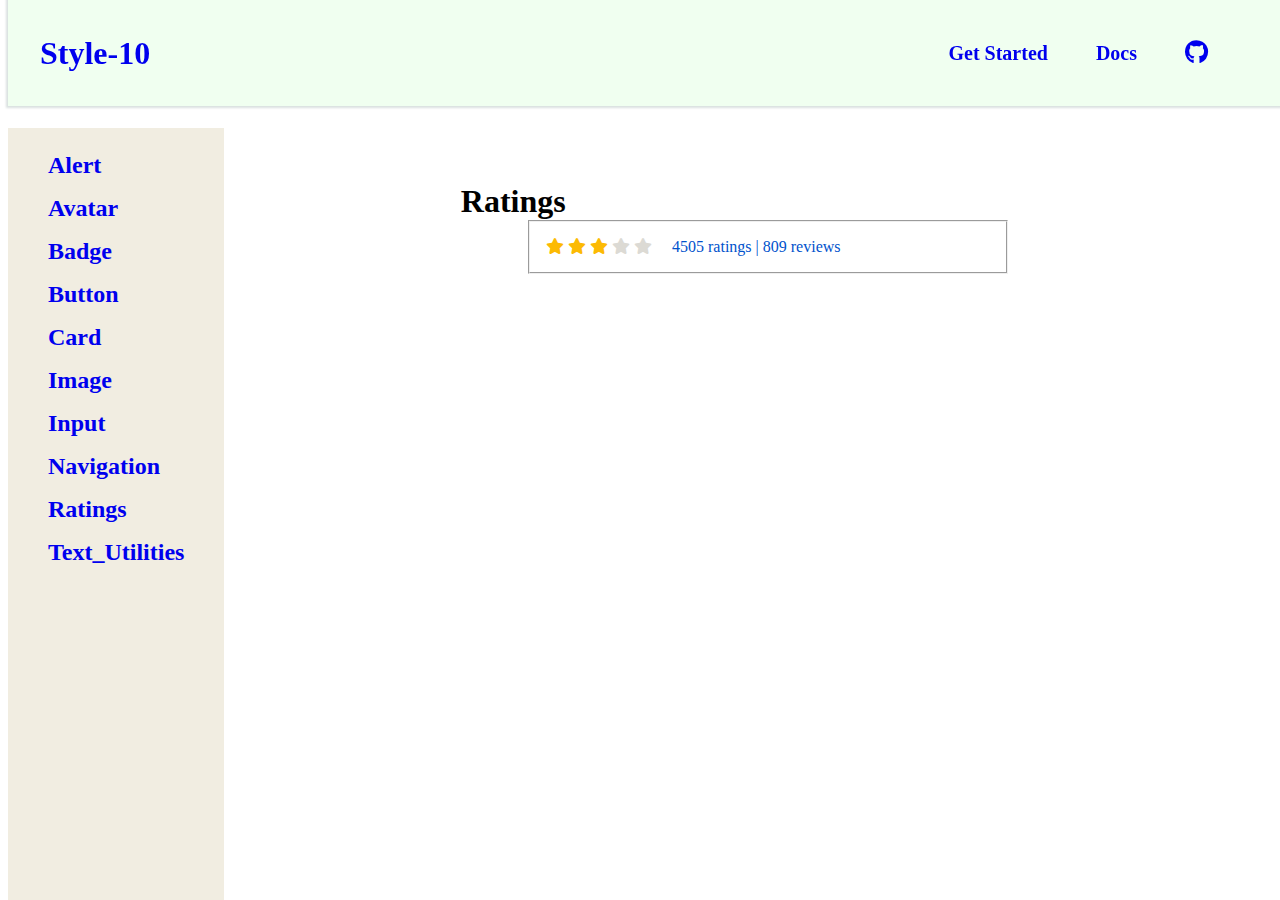
<file: Components/ratings.html>
<!DOCTYPE html>

<html lang="en" xmlns="http://www.w3.org/1999/xhtml">

<head>
    <meta charset="utf-8" />
    <meta name="viewport" content="width=device-width, initial-scale=1.0" />
    <meta http-equiv="X-UA-Compatible" content="IE=edge" />

    <link rel="stylesheet" href="https://cdnjs.cloudflare.com/ajax/libs/font-awesome/6.0.0/css/all.min.css" />
    <title>Style-10-ratings</title>

    <!-- custom stylesheet -->
    <link rel="stylesheet" href="../css/main.css" />
</head>

<body>
    <header class="header m-auto py-0p5 pl-2 position_fixed">
        <div class="container-flex-row flex-sb">
            <a href="../index.html">
                <h2>Style-10</h2>
            </a>
            <div class="container-flex-row mr-3">
                <a href="../get_started/getStart.html" class="text-bold text-xs">Get Started</a>
                <a href="../Components/alert.html" class="text-bold text-xs ml-2">Docs</a>
                <a href="https://github.com/NandhiniKrishnamoorthy/component_Library" target="_blank"
                    class="text-s ml-2"><i class="fa-brands fa-github"></i></a>
            </div>
        </div>
    </header>
    <aside class="sidebar">
        <a href="../Components/alert.html" class="sidebar_component">Alert</a>
        <a href="../Components/avatar.html" class="sidebar_component">Avatar</a>
        <a href="../Components/badge.html" class="sidebar_component">Badge</a>
        <a href="../Components/button.html" class="sidebar_component">Button</a>
        <a href="../Components/card.html" class="sidebar_component">Card</a>
        <a href="../Components/image.html" class="sidebar_component">Image</a>
        <a href="../Components/input.html" class="sidebar_component">Input</a>
        <a href="../Components/navigation.html" class="sidebar_component">Navigation</a>
        <a href="../Components/ratings.html" class="sidebar_component">Ratings</a>
        <a href="../Components/text_utilities.html" class="sidebar_component">Text_Utilities</a>
    </aside>
    <section class="container">
        <h2 class="m-auto content-size mt-2">Ratings</h2>
        <fieldset class="rating-container">
            <span class="rating-icon">
                <i class="fas fa-star filled-rating"></i>
                <i class="fas fa-star filled-rating"></i>
                <i class="fas fa-star filled-rating"></i>
                <i class="fas fa-star non-filled-rating"></i>
                <i class="fas fa-star non-filled-rating"></i>
            </span>
            <span>4505 ratings | 809 reviews</span>
        </fieldset>

        <div class="docs text-center mt-2 container-flex-row">
            <iframe
                src="https://carbon.now.sh/embed?bg=rgba%2817%2C22%2C25%2C1%29&t=seti&wt=none&l=auto&width=680&ds=true&dsyoff=20px&dsblur=68px&wc=true&wa=false&pv=0px&ph=0px&ln=false&fl=1&fm=Hack&fs=13px&lh=133%25&si=false&es=2x&wm=false&code=%2509%2509%253Cfieldset%2520class%253D%2522rating-container%2522%253E%250A%2520%2520%2520%2520%2520%2520%2520%2520%2520%2520%2520%2520%253Cspan%2520class%253D%2522rating-icon%2522%253E%250A%2520%2520%2520%2520%2520%2520%2520%2520%2520%2520%2520%2520%2520%2520%2520%2520%253Ci%2520class%253D%2522fas%2520fa-star%2520filled-rating%2522%253E%253C%252Fi%253E%250A%2520%2520%2520%2520%2520%2520%2520%2520%2520%2520%2520%2520%2520%2520%2520%2520%253Ci%2520class%253D%2522fas%2520fa-star%2520filled-rating%2522%253E%253C%252Fi%253E%250A%2520%2520%2520%2520%2520%2520%2520%2520%2520%2520%2520%2520%2520%2520%2520%2520%253Ci%2520class%253D%2522fas%2520fa-star%2520filled-rating%2522%253E%253C%252Fi%253E%250A%2520%2520%2520%2520%2520%2520%2520%2520%2520%2520%2520%2520%2520%2520%2520%2520%253Ci%2520class%253D%2522fas%2520fa-star%2520non-filled-rating%2522%253E%253C%252Fi%253E%250A%2520%2520%2520%2520%2520%2520%2520%2520%2520%2520%2520%2520%2520%2520%2520%2520%253Ci%2520class%253D%2522fas%2520fa-star%2520non-filled-rating%2522%253E%253C%252Fi%253E%250A%2520%2520%2520%2520%2520%2520%2520%2520%2520%2520%2520%2520%253C%252Fspan%253E%250A%2520%2520%2520%2520%2520%2520%2520%2520%2520%2520%2520%2520%253Cspan%253E4505%2520ratings%2520%257C%2520809%2520reviews%253C%252Fspan%253E%250A%2520%2520%2520%2520%2520%2520%2520%2520%253C%252Ffieldset%253E"
                style="width: 680px; height: 247px; border:0; transform: scale(1); overflow:hidden;"
                sandbox="allow-scripts allow-same-origin">
            </iframe>
        </div>
    </section>
</body>
</file>
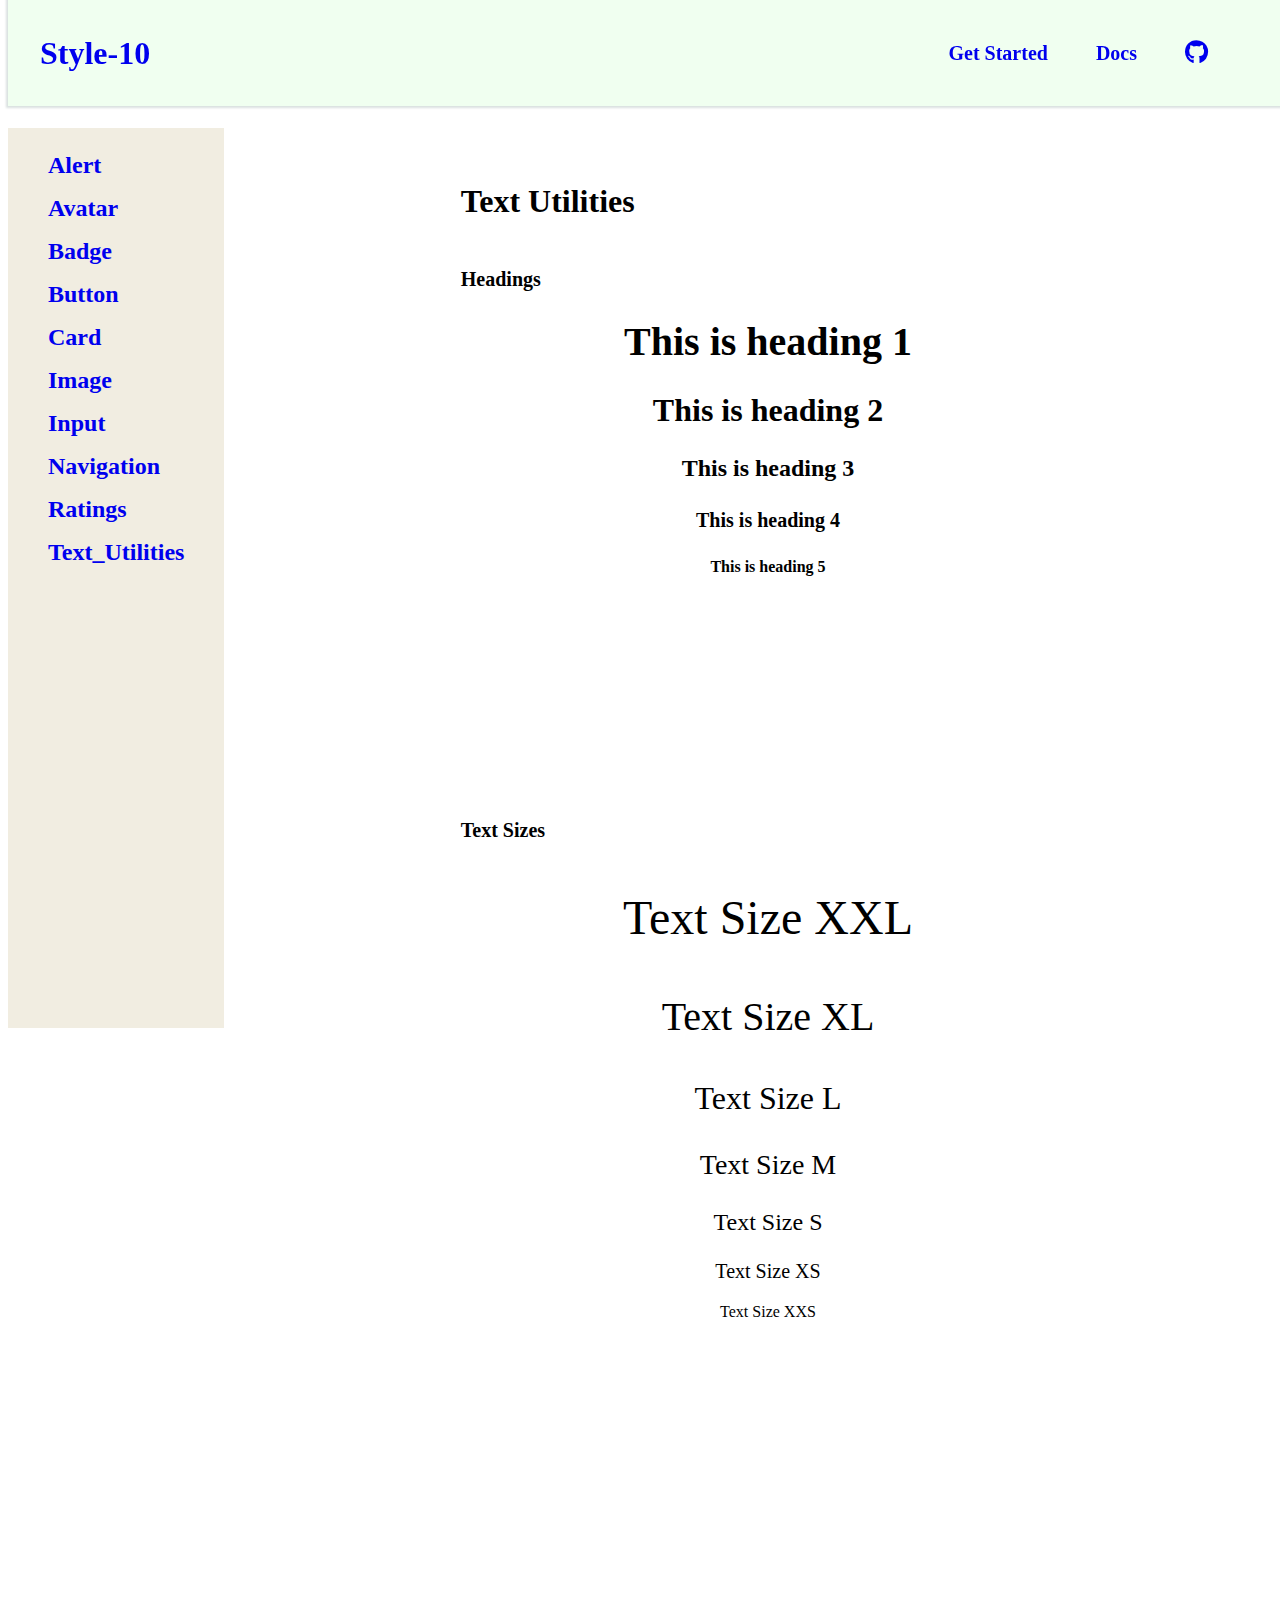
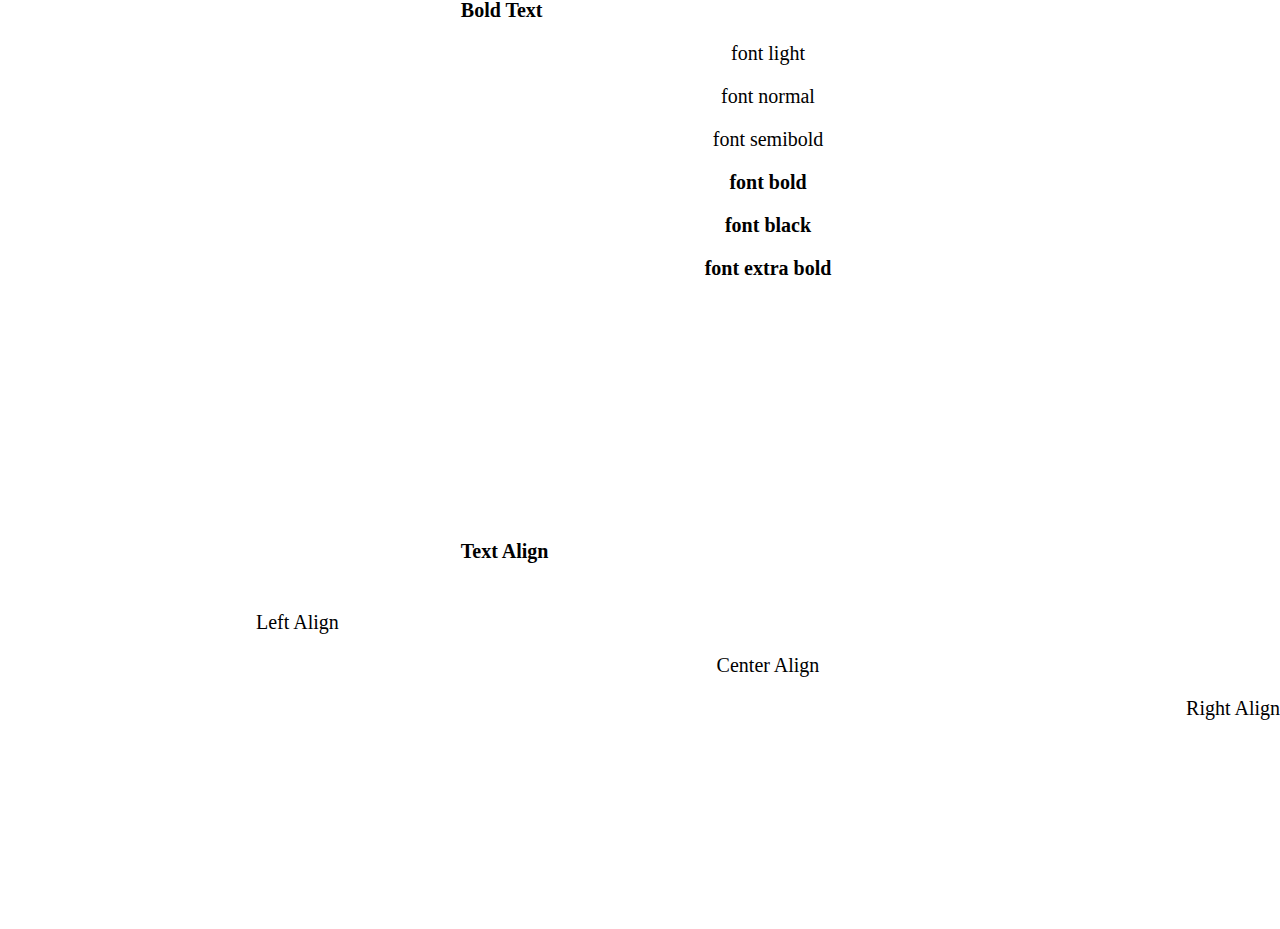
<file: Components/text_utilities.html>
<!DOCTYPE html>

<html lang="en" xmlns="http://www.w3.org/1999/xhtml">

<head>
    <meta charset="utf-8" />
    <meta name="viewport" content="width=device-width, initial-scale=1.0" />
    <meta http-equiv="X-UA-Compatible" content="IE=edge" />

    <link rel="stylesheet" href="https://cdnjs.cloudflare.com/ajax/libs/font-awesome/6.0.0/css/all.min.css" />
    <title>Style-10-text_utilities</title>

    <!-- custom stylesheet -->
    <link rel="stylesheet" href="../css/main.css" />
</head>

<body>
    <header class="header m-auto py-0p5 pl-2 position_fixed">
        <div class="container-flex-row flex-sb">
            <a href="../index.html">
                <h2>Style-10</h2>
            </a>
            <div class="container-flex-row mr-3">
                <a href="../get_started/getStart.html" class="text-bold text-xs">Get Started</a>
                <a href="../Components/alert.html" class="text-bold text-xs ml-2">Docs</a>
                <a href="https://github.com/NandhiniKrishnamoorthy/component_Library" target="_blank"
                    class="text-s ml-2"><i class="fa-brands fa-github"></i></a>
            </div>
        </div>
    </header>
    <aside class="sidebar">
        <a href="../Components/alert.html" class="sidebar_component">Alert</a>
        <a href="../Components/avatar.html" class="sidebar_component">Avatar</a>
        <a href="../Components/badge.html" class="sidebar_component">Badge</a>
        <a href="../Components/button.html" class="sidebar_component">Button</a>
        <a href="../Components/card.html" class="sidebar_component">Card</a>
        <a href="../Components/image.html" class="sidebar_component">Image</a>
        <a href="../Components/input.html" class="sidebar_component">Input</a>
        <a href="../Components/navigation.html" class="sidebar_component">Navigation</a>
        <a href="../Components/ratings.html" class="sidebar_component">Ratings</a>
        <a href="../Components/text_utilities.html" class="sidebar_component">Text_Utilities</a>
    </aside>
    <section class="container">
        <h2 class="m-auto content-size mt-2">Text Utilities</h2>
        <h4 class="m-auto mt-2 mb-1 content-size">Headings</h4>
        <div class="text-center m-auto">
            <h1>This is heading 1</h1>
            <h2>This is heading 2</h2>
            <h3>This is heading 3</h3>
            <h4>This is heading 4</h4>
            <h5>This is heading 5</h5>
        </div>

        <div class="docs text-center mt-2 container-flex-row">
            <iframe
                src="https://carbon.now.sh/embed?bg=rgba%2817%2C22%2C25%2C1%29&t=seti&wt=none&l=auto&width=680&ds=true&dsyoff=20px&dsblur=68px&wc=true&wa=false&pv=0px&ph=0px&ln=false&fl=1&fm=Hack&fs=13px&lh=133%25&si=false&es=2x&wm=false&code=%2509%2509%2509%253Cdiv%2520class%253D%2522text-center%2520m-auto%2522%253E%250A%2520%2520%2520%2520%2520%2520%2520%2520%2520%2520%2520%2520%2520%2520%2520%2520%253Ch1%253EThis%2520is%2520heading%25201%253C%252Fh1%253E%250A%2520%2520%2520%2520%2520%2520%2520%2520%2520%2520%2520%2520%2520%2520%2520%2520%253Ch2%253EThis%2520is%2520heading%25202%253C%252Fh2%253E%250A%2520%2520%2520%2520%2520%2520%2520%2520%2520%2520%2520%2520%2520%2520%2520%2520%253Ch3%253EThis%2520is%2520heading%25203%253C%252Fh3%253E%250A%2520%2520%2520%2520%2520%2520%2520%2520%2520%2520%2520%2520%2520%2520%2520%2520%253Ch4%253EThis%2520is%2520heading%25204%253C%252Fh4%253E%250A%2520%2520%2520%2520%2520%2520%2520%2520%2520%2520%2520%2520%2520%2520%2520%2520%253Ch5%253EThis%2520is%2520heading%25205%253C%252Fh5%253E%250A%2520%2520%2520%2520%2520%2520%2520%2520%2520%2520%2520%2520%253C%252Fdiv%253E"
                style="width: 680px; height: 195px; border:0; transform: scale(1); overflow:hidden;"
                sandbox="allow-scripts allow-same-origin">
            </iframe>
        </div>

        <h4 class="m-auto mb-1 content-size">Text Sizes</h4>
        <div class="text-center m-auto">
            <p class="text-xxl">Text Size XXL</p>
            <p class="text-xl">Text Size XL</p>
            <p class="text-l">Text Size L</p>
            <p class="text-m">Text Size M</p>
            <p class="text-s">Text Size S</p>
            <p class="text-xs">Text Size XS</p>
            <p class="text-xxs">Text Size XXS</p>
        </div>

        <div class="docs text-center mt-2 container-flex-row">
            <iframe
                src="https://carbon.now.sh/embed?bg=rgba%2817%2C22%2C25%2C1%29&t=seti&wt=none&l=auto&width=680&ds=true&dsyoff=20px&dsblur=68px&wc=true&wa=false&pv=0px&ph=0px&ln=false&fl=1&fm=Hack&fs=13px&lh=133%25&si=false&es=2x&wm=false&code=%2509%2509%2509%253Cdiv%2520class%253D%2522text-center%2520m-auto%2522%253E%250A%2520%2520%2520%2520%2520%2520%2520%2520%2520%2520%2520%2520%2520%2520%2520%2520%253Cp%2520class%253D%2522text-xxl%2522%253EText%2520Size%2520XXL%253C%252Fp%253E%250A%2520%2520%2520%2520%2520%2520%2520%2520%2520%2520%2520%2520%2520%2520%2520%2520%253Cp%2520class%253D%2522text-xl%2522%253EText%2520Size%2520XL%253C%252Fp%253E%250A%2520%2520%2520%2520%2520%2520%2520%2520%2520%2520%2520%2520%2520%2520%2520%2520%253Cp%2520class%253D%2522text-l%2522%253EText%2520Size%2520L%253C%252Fp%253E%250A%2520%2520%2520%2520%2520%2520%2520%2520%2520%2520%2520%2520%2520%2520%2520%2520%253Cp%2520class%253D%2522text-m%2522%253EText%2520Size%2520M%253C%252Fp%253E%250A%2520%2520%2520%2520%2520%2520%2520%2520%2520%2520%2520%2520%2520%2520%2520%2520%253Cp%2520class%253D%2522text-s%2522%253EText%2520Size%2520S%253C%252Fp%253E%250A%2520%2520%2520%2520%2520%2520%2520%2520%2520%2520%2520%2520%2520%2520%2520%2520%253Cp%2520class%253D%2522text-xs%2522%253EText%2520Size%2520XS%253C%252Fp%253E%250A%2520%2520%2520%2520%2520%2520%2520%2520%2520%2520%2520%2520%2520%2520%2520%2520%253Cp%2520class%253D%2522text-xxs%2522%253EText%2520Size%2520XXS%253C%252Fp%253E%250A%2520%2520%2520%2520%2520%2520%2520%2520%2520%2520%2520%2520%253C%252Fdiv%253E"
                style="width: 680px; height: 230px; border:0; transform: scale(1); overflow:hidden;"
                sandbox="allow-scripts allow-same-origin">
            </iframe>
        </div>

        <h4 class="m-auto mb-1 content-size">Bold Text</h4>
        <div class="text-center m-auto">
            <p class="text-light text-xs">font light</p>
            <p class="text-normal text-xs">font normal</p>
            <p class="text-semibold text-xs">font semibold</p>
            <p class="text-bold text-xs">font bold</p>
            <p class="text-black text-xs">font black</p>
            <p class="text-extrabold text-xs">font extra bold</p>
        </div>

        <div class="docs text-center mt-2 container-flex-row">
            <iframe
                src="https://carbon.now.sh/embed?bg=rgba%2817%2C22%2C25%2C1%29&t=seti&wt=none&l=auto&width=680&ds=true&dsyoff=20px&dsblur=68px&wc=true&wa=false&pv=0px&ph=0px&ln=false&fl=1&fm=Hack&fs=13px&lh=133%25&si=false&es=2x&wm=false&code=%2509%2509%2509%253Cdiv%2520class%253D%2522text-center%2520m-auto%2522%253E%250A%2520%2520%2520%2520%2520%2520%2520%2520%2520%2520%2520%2520%2520%2520%2520%2520%253Cp%2520class%253D%2522text-light%2520text-xs%2522%253Efont%2520light%253C%252Fp%253E%250A%2520%2520%2520%2520%2520%2520%2520%2520%2520%2520%2520%2520%2520%2520%2520%2520%253Cp%2520class%253D%2522text-normal%2520text-xs%2522%253Efont%2520normal%253C%252Fp%253E%250A%2520%2520%2520%2520%2520%2520%2520%2520%2520%2520%2520%2520%2520%2520%2520%2520%253Cp%2520class%253D%2522text-semibold%2520text-xs%2522%253Efont%2520semibold%253C%252Fp%253E%250A%2520%2520%2520%2520%2520%2520%2520%2520%2520%2520%2520%2520%2520%2520%2520%2520%253Cp%2520class%253D%2522text-bold%2520text-xs%2522%253Efont%2520bold%253C%252Fp%253E%250A%2520%2520%2520%2520%2520%2520%2520%2520%2520%2520%2520%2520%2520%2520%2520%2520%253Cp%2520class%253D%2522text-black%2520text-xs%2522%253Efont%2520black%253C%252Fp%253E%250A%2520%2520%2520%2520%2520%2520%2520%2520%2520%2520%2520%2520%2520%2520%2520%2520%253Cp%2520class%253D%2522text-extrabold%2520text-xs%2522%253Efont%2520extra%2520bold%253C%252Fp%253E%250A%2520%2520%2520%2520%2520%2520%2520%2520%2520%2520%2520%2520%253C%252Fdiv%253E"
                style="width: 680px; height: 212px; border:0; transform: scale(1); overflow:hidden;"
                sandbox="allow-scripts allow-same-origin">
            </iframe>
        </div>

        <h4 class="m-auto mb-2 content-size">Text Align</h4>
        <div class="heading m-auto">
            <p class="text-semibold text-xs text-left">Left Align</p>
            <p class="text-semibold text-xs text-center">Center Align</p>
            <p class="text-semibold text-xs text-right">Right Align</p>
        </div>

        <div class="docs text-center mt-2 container-flex-row">
            <iframe
                src="https://carbon.now.sh/embed?bg=rgba%2817%2C22%2C25%2C1%29&t=seti&wt=none&l=auto&width=680&ds=true&dsyoff=20px&dsblur=68px&wc=true&wa=false&pv=0px&ph=0px&ln=false&fl=1&fm=Hack&fs=13px&lh=133%25&si=false&es=2x&wm=false&code=%2509%2509%2509%253Cdiv%2520class%253D%2522heading%2520m-auto%2522%253E%250A%2520%2520%2520%2520%2520%2520%2520%2520%2520%2520%2520%2520%2520%2520%2520%2520%253Cp%2520class%253D%2522text-semibold%2520text-xs%2520text-left%2522%253ELeft%2520Align%253C%252Fp%253E%250A%2520%2520%2520%2520%2520%2520%2520%2520%2520%2520%2520%2520%2520%2520%2520%2520%253Cp%2520class%253D%2522text-semibold%2520text-xs%2520text-center%2522%253ECenter%2520Align%253C%252Fp%253E%250A%2520%2520%2520%2520%2520%2520%2520%2520%2520%2520%2520%2520%2520%2520%2520%2520%253Cp%2520class%253D%2522text-semibold%2520text-xs%2520text-right%2522%253ERight%2520Align%253C%252Fp%253E%250A%2520%2520%2520%2520%2520%2520%2520%2520%2520%2520%2520%2520%253C%252Fdiv%253E"
                style="width: 680px; height: 161px; border:0; transform: scale(1); overflow:hidden;"
                sandbox="allow-scripts allow-same-origin">
            </iframe>
        </div>
    </section>
</body>
</file>
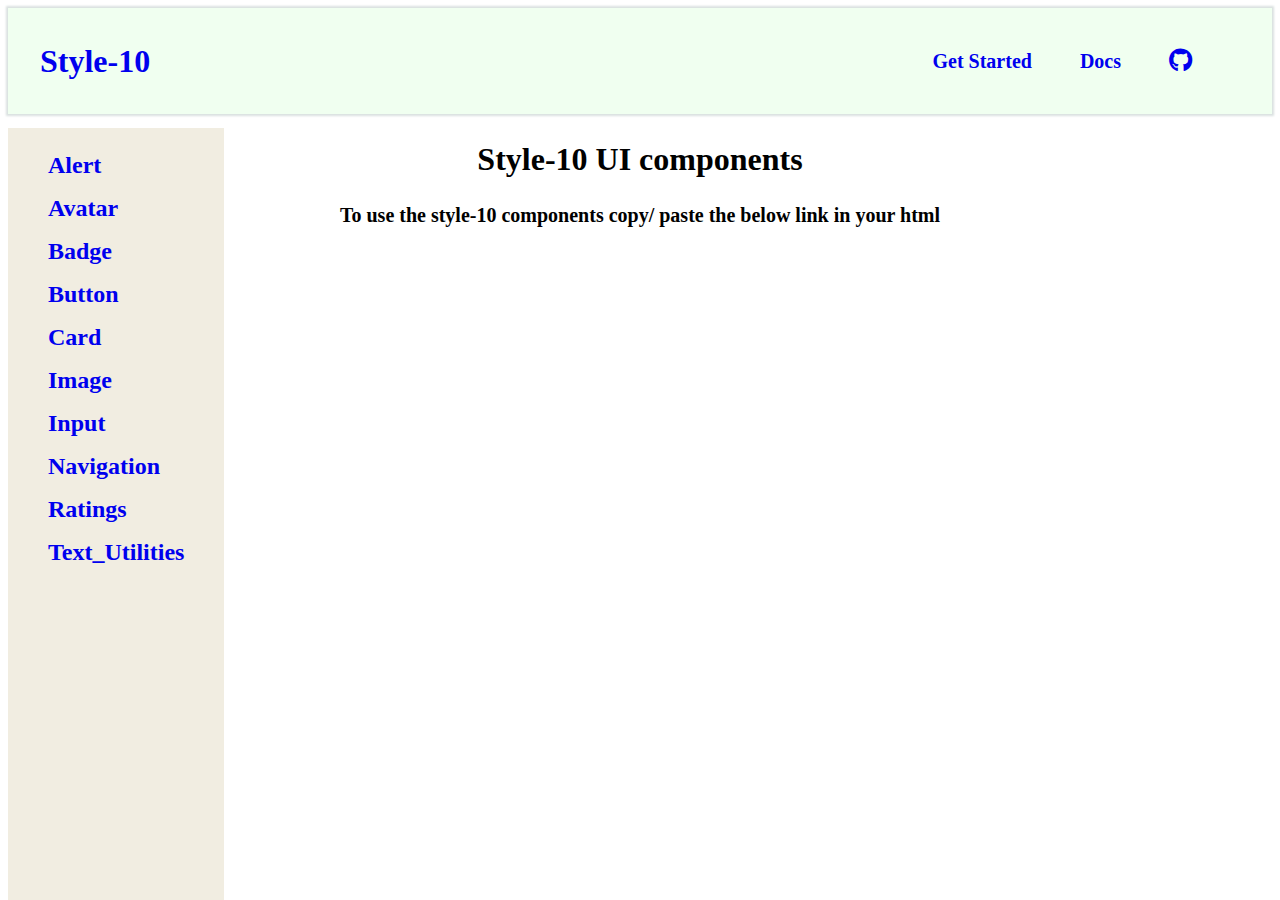
<file: get_started/getStart.html>
<!DOCTYPE html>

<html lang="en" xmlns="http://www.w3.org/1999/xhtml">

<head>
    <meta charset="utf-8" />
    <meta name="viewport" content="width=device-width, initial-scale=1.0" />
    <meta http-equiv="X-UA-Compatible" content="IE=edge" />

    <link rel="stylesheet" href="https://cdnjs.cloudflare.com/ajax/libs/font-awesome/6.0.0/css/all.min.css" />
    <title>Style-10</title>

    <!-- custom stylesheet -->
    <link rel="stylesheet" href="../css/main.css" />
</head>

<body>
    <header class="header m-auto py-0p5 pl-2">
        <div class="container-flex-row flex-sb">
            <a href="../index.html">
                <h2>Style-10</h2>
            </a>
            <div class="container-flex-row mr-3">
                <a href="../get_started/getStart.html" class="text-bold text-xs">Get Started</a>
                <a href="../Components/alert.html" class="text-bold text-xs ml-2">Docs</a>
                <a href="https://github.com/NandhiniKrishnamoorthy/component_Library" target="_blank"
                    class="text-s ml-2"><i class="fa-brands fa-github"></i></a>
            </div>
        </div>
    </header>
    <aside class="sidebar">
        <a href="../Components/alert.html" class="sidebar_component">Alert</a>
        <a href="../Components/avatar.html" class="sidebar_component">Avatar</a>
        <a href="../Components/badge.html" class="sidebar_component">Badge</a>
        <a href="../Components/button.html" class="sidebar_component">Button</a>
        <a href="../Components/card.html" class="sidebar_component">Card</a>
        <a href="../Components/image.html" class="sidebar_component">Image</a>
        <a href="../Components/input.html" class="sidebar_component">Input</a>
        <a href="../Components/navigation.html" class="sidebar_component">Navigation</a>
        <a href="../Components/ratings.html" class="sidebar_component">Ratings</a>
        <a href="../Components/text_utilities.html" class="sidebar_component">Text_Utilities</a>
    </aside>
    <section>
        <h2 class="text-center">Style-10 UI components</h2>
        <h4 class="text-center">To use the style-10 components copy/ paste the below link in your html</h4>
        <div class="docs text-center mt-2 container-flex-row">
            <iframe
                src="https://carbon.now.sh/embed?bg=rgba%2817%2C22%2C25%2C1%29&t=seti&wt=none&l=auto&width=680&ds=true&dsyoff=20px&dsblur=68px&wc=true&wa=false&pv=0px&ph=0px&ln=false&fl=1&fm=Hack&fs=13px&lh=133%25&si=false&es=2x&wm=false&code=%253Clink%2520rel%253D%2522stylesheet%2522%2520type%253D%2522text%252Fcss%2522%2520href%253D%2522https%253A%252F%252Fstyle-10-ui.netlify.app%252Fcss%252Fmain.css%2522%253E"
                style="width: 680px; height: 93px; border:0; transform: scale(1); overflow:hidden;"
                sandbox="allow-scripts allow-same-origin">
            </iframe>
        </div>
    </section>
</body>

</html>
</file>
<file: css/main.css>
﻿@import "./typography.css";
@import "./margin.css";
@import "./padding.css";
@import "./variables.css";
@import "./avatar.css";
@import "./alert.css";
@import "./container.css";
@import "./badge.css";
@import "./button.css";
@import "./card.css";
@import "./input.css";
@import "./images.css";
@import "./navigation.css";
@import "./ratings.css";


.header {
    max-width: 100%;
    background-color: var(--primary_color);
    box-shadow: var(--box-shadow);
}


.content-size{
    max-width: 60%;
}

.cursor-pointer{
    cursor:pointer;
}

.cursor-pointer:hover {
    cursor: pointer;
    color: var(--black-color);   
}

*, *::after, *::before {
    box-sizing: border-box;        
}
</file>
